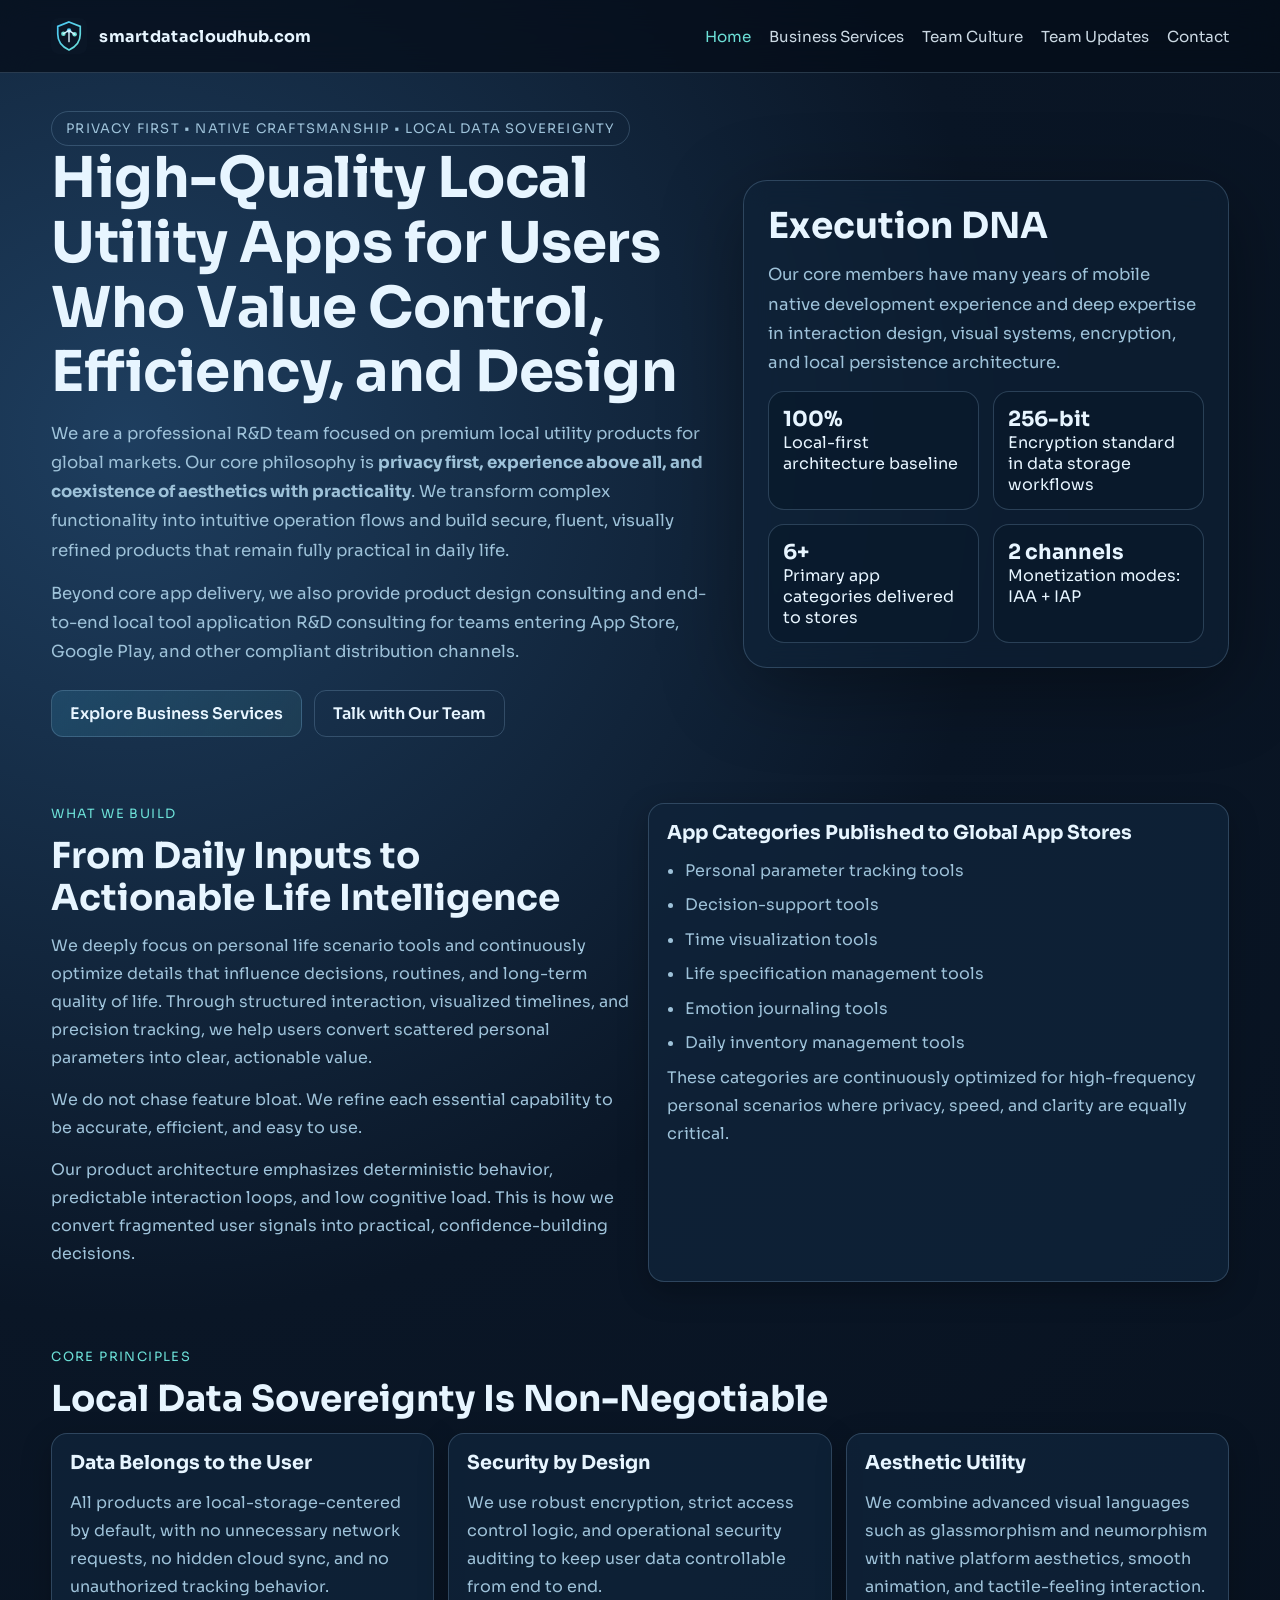
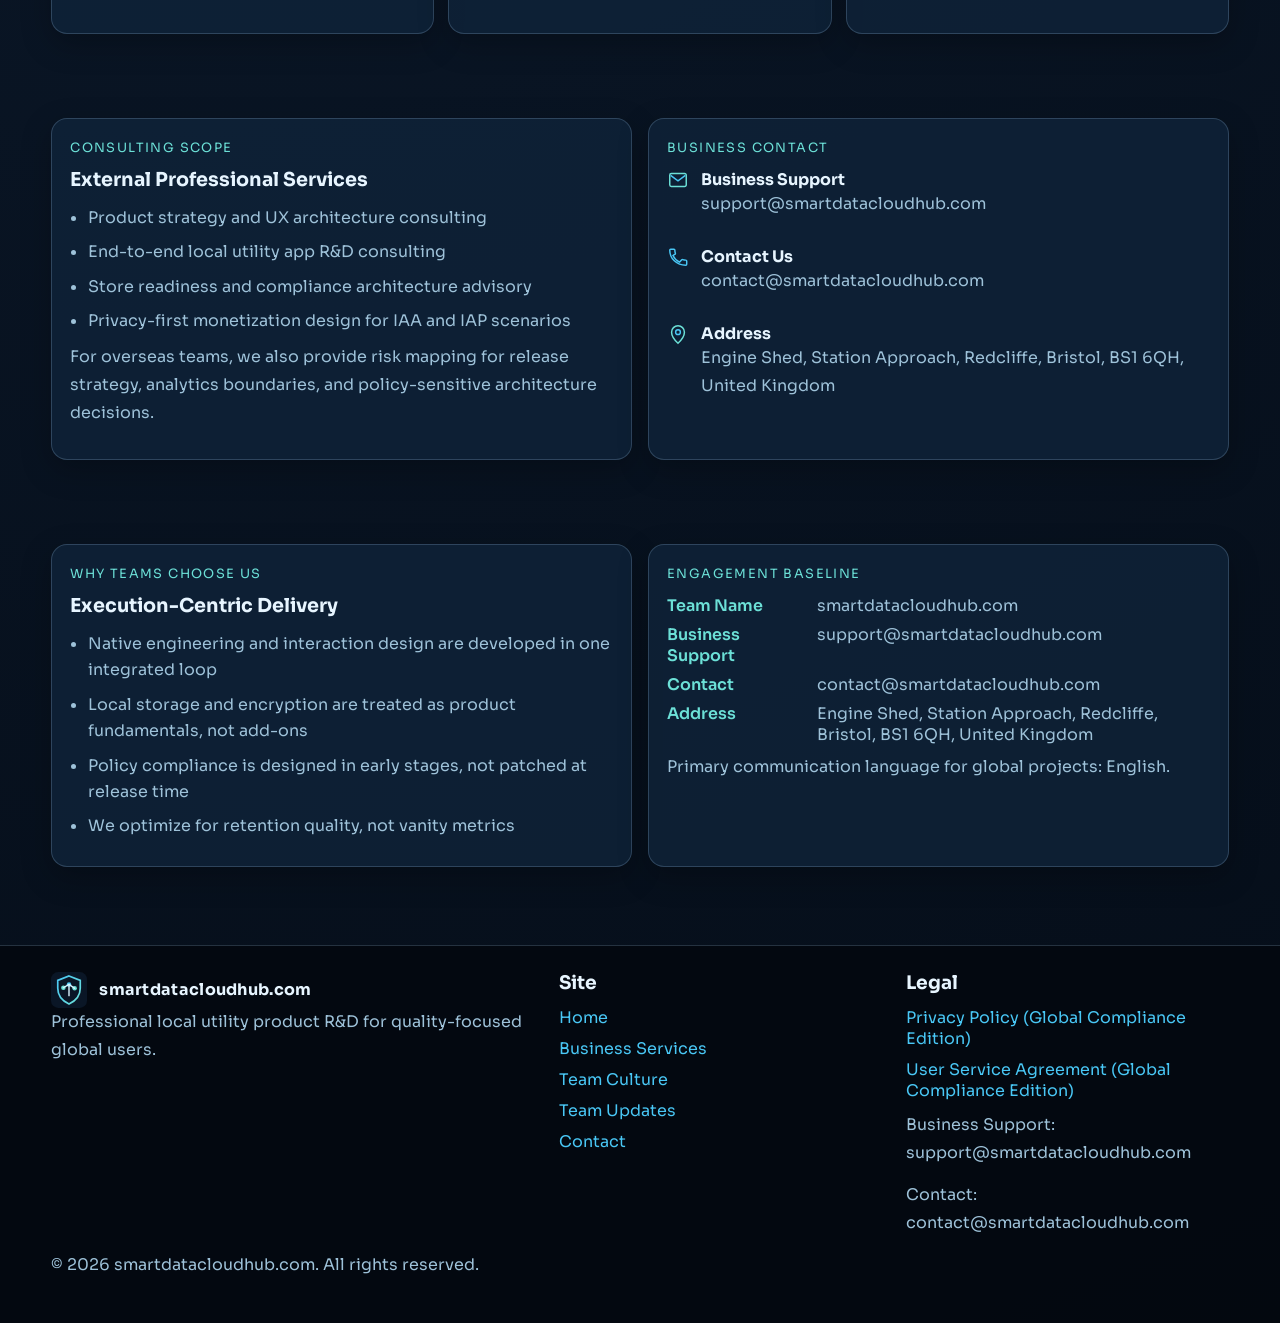
<file: index.html>
<!doctype html>
<html lang="en">
<head>
  <meta charset="utf-8">
  <meta http-equiv="x-ua-compatible" content="ie=edge">
  <meta name="viewport" content="width=device-width, initial-scale=1">
  <title>SmartDataCloudHub | Privacy-First Local Utility Product Team</title>
  <meta name="description" content="SmartDataCloudHub is a professional R&D team building high-quality privacy-first local utility apps for global users, plus product design and local-tool development consulting services.">
  <meta name="robots" content="index,follow,max-image-preview:large,max-snippet:-1,max-video-preview:-1">
  <meta name="theme-color" content="#0a1626">
  <meta property="og:type" content="website">
  <meta property="og:title" content="SmartDataCloudHub | Privacy-First Local Utility Product Team">
  <meta property="og:description" content="We build secure, elegant, high-performance local utility apps and provide full-cycle product consulting.">
  <meta property="og:url" content="https://smartdatacloudhub.com/">
  <meta property="og:image" content="https://smartdatacloudhub.com/images/hero-bg.png">
  <meta name="twitter:card" content="summary_large_image">
  <meta name="twitter:title" content="SmartDataCloudHub">
  <meta name="twitter:description" content="Privacy-first local utility apps for quality-focused users.">
  <meta name="twitter:image" content="https://smartdatacloudhub.com/images/hero-bg.png">
  <link rel="canonical" href="https://smartdatacloudhub.com/">
  <link rel="icon" type="image/svg+xml" href="images/favicon.svg">
  <link rel="stylesheet" href="css/style.css">
  <script type="application/ld+json">
  {
    "@context":"https://schema.org",
    "@type":"Organization",
    "name":"smartdatacloudhub.com",
    "url":"https://smartdatacloudhub.com",
    "logo":"https://smartdatacloudhub.com/images/logo.svg",
    "email":"support@smartdatacloudhub.com",
    "contactPoint":[
      {
        "@type":"ContactPoint",
        "contactType":"customer support",
        "email":"support@smartdatacloudhub.com",
        "availableLanguage":["English"]
      },
      {
        "@type":"ContactPoint",
        "contactType":"business",
        "email":"contact@smartdatacloudhub.com",
        "availableLanguage":["English"]
      }
    ],
    "address":{
      "@type":"PostalAddress",
      "addressLocality":"Bristol",
      "addressCountry":"GB",
      "streetAddress":"Engine Shed, Station Approach, Redcliffe"
    },
    "sameAs":["https://smartdatacloudhub.com"]
  }
  </script>
</head>
<body>
  <header class="site-header">
    <div class="container nav-wrap">
      <a class="brand" href="index.html" aria-label="SmartDataCloudHub homepage">
        <img src="images/logo.svg" alt="SmartDataCloudHub logo" width="36" height="36">
        <span>smartdatacloudhub.com</span>
      </a>
      <button class="menu-btn" aria-label="Open menu" aria-expanded="false">Menu</button>
      <nav class="nav-links" aria-label="Main navigation">
        <a class="active" href="index.html">Home</a>
        <a href="services.html">Business Services</a>
        <a href="culture.html">Team Culture</a>
        <a href="news.html">Team Updates</a>
        <a href="contact.html">Contact</a>
      </nav>
    </div>
  </header>

  <main>
    <section class="hero">
      <img class="hero-bg" src="images/hero-bg.png" alt="Cold-tone abstract data horizon background">
      <div class="floating-orb one" data-parallax="0.8" aria-hidden="true"></div>
      <div class="floating-orb two" data-parallax="1.15" aria-hidden="true"></div>
      <div class="container hero-inner">
        <div class="reveal">
          <span class="tag">Privacy First • Native Craftsmanship • Local Data Sovereignty</span>
          <h1>High-Quality Local Utility Apps for Users Who Value Control, Efficiency, and Design</h1>
          <p>
            We are a professional R&D team focused on premium local utility products for global markets. Our core philosophy is
            <strong>privacy first, experience above all, and coexistence of aesthetics with practicality</strong>. We transform complex functionality into
            intuitive operation flows and build secure, fluent, visually refined products that remain fully practical in daily life.
          </p>
          <p>
            Beyond core app delivery, we also provide product design consulting and end-to-end local tool application R&D consulting
            for teams entering App Store, Google Play, and other compliant distribution channels.
          </p>
          <div class="cta-row">
            <a class="btn" href="services.html">Explore Business Services</a>
            <a class="btn ghost" href="contact.html">Talk with Our Team</a>
          </div>
        </div>
        <aside class="glass-card reveal" aria-label="Team performance highlights">
          <h2>Execution DNA</h2>
          <p>Our core members have many years of mobile native development experience and deep expertise in interaction design, visual systems, encryption, and local persistence architecture.</p>
          <div class="metrics">
            <div class="metric">
              <strong data-count="100" data-suffix="%">0%</strong>
              <span>Local-first architecture baseline</span>
            </div>
            <div class="metric">
              <strong data-count="256" data-suffix="-bit">0-bit</strong>
              <span>Encryption standard in data storage workflows</span>
            </div>
            <div class="metric">
              <strong data-count="6" data-suffix="+">0+</strong>
              <span>Primary app categories delivered to stores</span>
            </div>
            <div class="metric">
              <strong data-count="2" data-suffix=" channels">0 channels</strong>
              <span>Monetization modes: IAA + IAP</span>
            </div>
          </div>
        </aside>
      </div>
    </section>

    <section class="full-panel reveal">
      <div class="container grid-2">
        <div>
          <p class="kicker">What We Build</p>
          <h2>From Daily Inputs to Actionable Life Intelligence</h2>
          <p>
            We deeply focus on personal life scenario tools and continuously optimize details that influence decisions, routines, and long-term quality of life. Through structured interaction, visualized timelines, and precision tracking, we help users convert scattered personal parameters into clear, actionable value.
          </p>
          <p>
            We do not chase feature bloat. We refine each essential capability to be accurate, efficient, and easy to use.
          </p>
          <p>
            Our product architecture emphasizes deterministic behavior, predictable interaction loops, and low cognitive load. This is how we convert fragmented user signals into practical, confidence-building decisions.
          </p>
        </div>
        <div class="card">
          <h3>App Categories Published to Global App Stores</h3>
          <ul class="feature-list">
            <li>Personal parameter tracking tools</li>
            <li>Decision-support tools</li>
            <li>Time visualization tools</li>
            <li>Life specification management tools</li>
            <li>Emotion journaling tools</li>
            <li>Daily inventory management tools</li>
          </ul>
          <p class="dense-row">These categories are continuously optimized for high-frequency personal scenarios where privacy, speed, and clarity are equally critical.</p>
        </div>
      </div>
    </section>

    <section class="section">
      <div class="container">
        <p class="kicker">Core Principles</p>
        <h2 class="reveal">Local Data Sovereignty Is Non-Negotiable</h2>
        <div class="grid-3">
          <article class="card reveal">
            <h3>Data Belongs to the User</h3>
            <p>All products are local-storage-centered by default, with no unnecessary network requests, no hidden cloud sync, and no unauthorized tracking behavior.</p>
          </article>
          <article class="card reveal">
            <h3>Security by Design</h3>
            <p>We use robust encryption, strict access control logic, and operational security auditing to keep user data controllable from end to end.</p>
          </article>
          <article class="card reveal">
            <h3>Aesthetic Utility</h3>
            <p>We combine advanced visual languages such as glassmorphism and neumorphism with native platform aesthetics, smooth animation, and tactile-feeling interaction.</p>
          </article>
        </div>
      </div>
    </section>

    <section class="section">
      <div class="container grid-2">
        <div class="card reveal">
          <p class="kicker">Consulting Scope</p>
          <h3>External Professional Services</h3>
          <ul class="feature-list">
            <li>Product strategy and UX architecture consulting</li>
            <li>End-to-end local utility app R&D consulting</li>
            <li>Store readiness and compliance architecture advisory</li>
            <li>Privacy-first monetization design for IAA and IAP scenarios</li>
          </ul>
          <p class="dense-row">For overseas teams, we also provide risk mapping for release strategy, analytics boundaries, and policy-sensitive architecture decisions.</p>
        </div>
        <div class="card reveal">
          <p class="kicker">Business Contact</p>
          <div class="contact-item">
            <svg viewBox="0 0 24 24" fill="none" aria-hidden="true"><path d="M3 6.75A1.75 1.75 0 0 1 4.75 5h14.5A1.75 1.75 0 0 1 21 6.75v10.5A1.75 1.75 0 0 1 19.25 19H4.75A1.75 1.75 0 0 1 3 17.25z" stroke="#6ce0d7" stroke-width="1.6"/><path d="m4 7 8 6 8-6" stroke="#49c7f5" stroke-width="1.6"/></svg>
            <div>
              <strong>Business Support</strong>
              <p>support@smartdatacloudhub.com</p>
            </div>
          </div>
          <div class="contact-item">
            <svg viewBox="0 0 24 24" fill="none" aria-hidden="true"><path d="M6.5 10.3a15 15 0 0 0 7.2 7.2l2.4-2.4a1 1 0 0 1 1-.24c1.1.36 2.27.56 3.4.56a1 1 0 0 1 1 1V20a1 1 0 0 1-1 1C10.4 21 3 13.6 3 4.5a1 1 0 0 1 1-1h3.58a1 1 0 0 1 1 1c0 1.13.2 2.3.56 3.4a1 1 0 0 1-.24 1z" stroke="#49c7f5" stroke-width="1.6"/></svg>
            <div>
              <strong>Contact Us</strong>
              <p>contact@smartdatacloudhub.com</p>
            </div>
          </div>
          <div class="contact-item">
            <svg viewBox="0 0 24 24" fill="none" aria-hidden="true"><path d="M12 22s7-6.4 7-12a7 7 0 0 0-14 0c0 5.6 7 12 7 12z" stroke="#6ce0d7" stroke-width="1.6"/><circle cx="12" cy="10" r="2.6" stroke="#49c7f5" stroke-width="1.6"/></svg>
            <div>
              <strong>Address</strong>
              <p>Engine Shed, Station Approach, Redcliffe, Bristol, BS1 6QH, United Kingdom</p>
            </div>
          </div>
        </div>
      </div>
    </section>

    <section class="section">
      <div class="container grid-2">
        <article class="card reveal">
          <p class="kicker">Why Teams Choose Us</p>
          <h3>Execution-Centric Delivery</h3>
          <ul class="feature-list">
            <li>Native engineering and interaction design are developed in one integrated loop</li>
            <li>Local storage and encryption are treated as product fundamentals, not add-ons</li>
            <li>Policy compliance is designed in early stages, not patched at release time</li>
            <li>We optimize for retention quality, not vanity metrics</li>
          </ul>
        </article>
        <article class="card reveal">
          <p class="kicker">Engagement Baseline</p>
          <dl class="kv">
            <div>
              <dt>Team Name</dt>
              <dd>smartdatacloudhub.com</dd>
            </div>
            <div>
              <dt>Business Support</dt>
              <dd>support@smartdatacloudhub.com</dd>
            </div>
            <div>
              <dt>Contact</dt>
              <dd>contact@smartdatacloudhub.com</dd>
            </div>
            <div>
              <dt>Address</dt>
              <dd>Engine Shed, Station Approach, Redcliffe, Bristol, BS1 6QH, United Kingdom</dd>
            </div>
          </dl>
          <p class="dense-row">Primary communication language for global projects: English.</p>
        </article>
      </div>
    </section>
  </main>

  <footer class="site-footer">
    <div class="container footer-grid">
      <section>
        <a class="brand" href="index.html"><img src="images/logo.svg" alt="SmartDataCloudHub logo" width="32" height="32"><span>smartdatacloudhub.com</span></a>
        <p>Professional local utility product R&D for quality-focused global users.</p>
      </section>
      <section>
        <h3>Site</h3>
        <ul class="footer-list">
          <li><a href="index.html">Home</a></li>
          <li><a href="services.html">Business Services</a></li>
          <li><a href="culture.html">Team Culture</a></li>
          <li><a href="news.html">Team Updates</a></li>
          <li><a href="contact.html">Contact</a></li>
        </ul>
      </section>
      <section>
        <h3>Legal</h3>
        <ul class="footer-list">
          <li><a href="privacy-policy.html">Privacy Policy (Global Compliance Edition)</a></li>
          <li><a href="terms-of-service.html">User Service Agreement (Global Compliance Edition)</a></li>
        </ul>
        <p>Business Support: support@smartdatacloudhub.com</p>
        <p>Contact: contact@smartdatacloudhub.com</p>
      </section>
    </div>
    <div class="container">
      <p>© <span data-year></span> smartdatacloudhub.com. All rights reserved.</p>
    </div>
  </footer>

  <script src="js/main.js" defer></script>
</body>
</html>
</file>
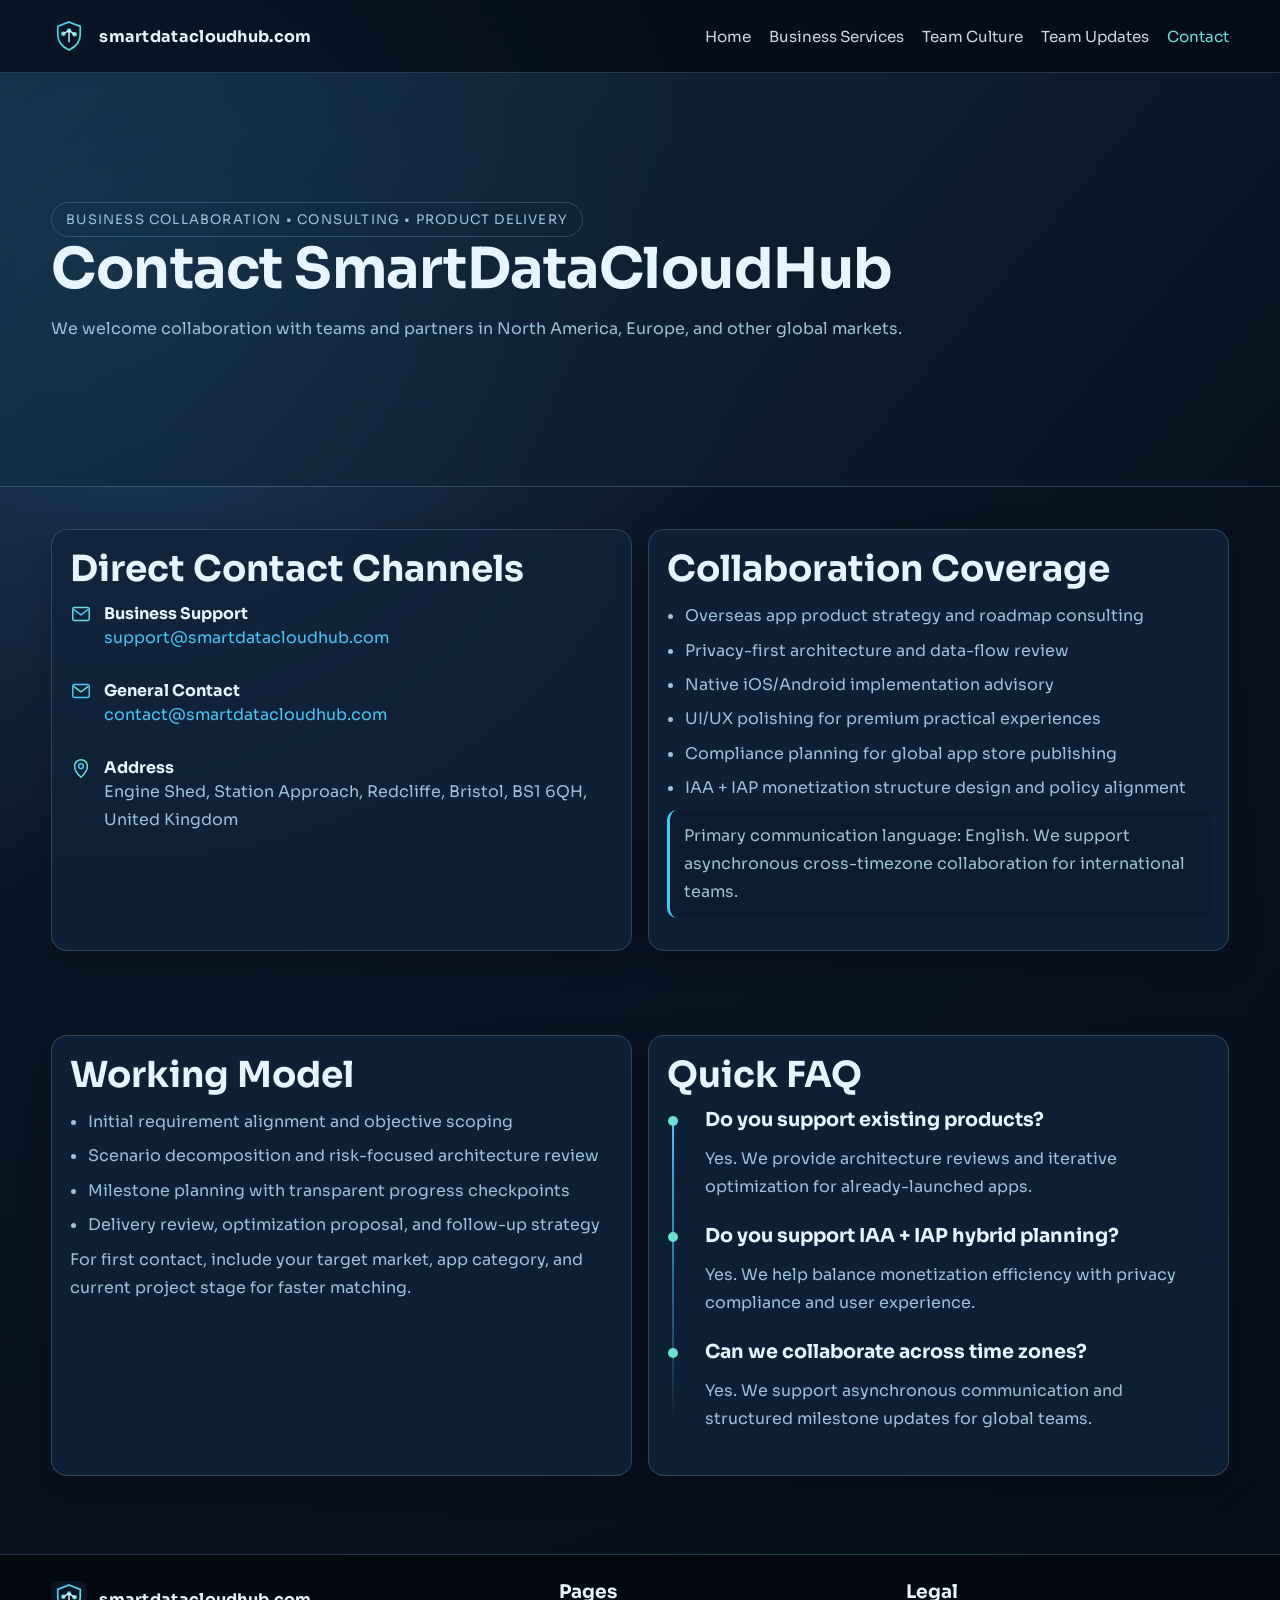
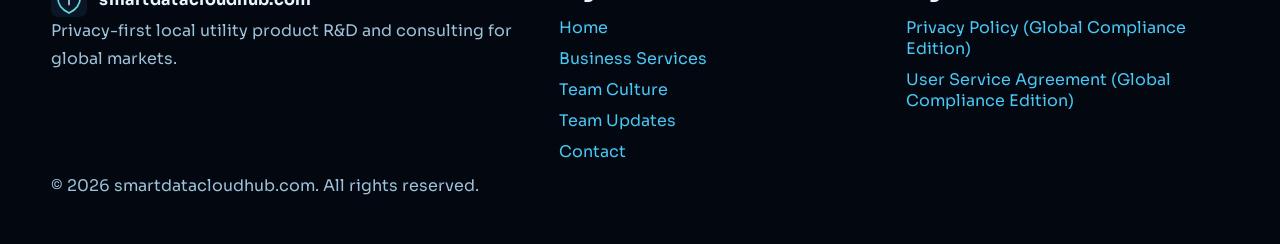
<file: contact.html>
<!doctype html>
<html lang="en">
<head>
  <meta charset="utf-8">
  <meta http-equiv="x-ua-compatible" content="ie=edge">
  <meta name="viewport" content="width=device-width, initial-scale=1">
  <title>Contact | smartdatacloudhub.com</title>
  <meta name="description" content="Contact SmartDataCloudHub for business support, partnership, product design consulting, and full-cycle local utility app R&D consulting.">
  <meta name="robots" content="index,follow,max-image-preview:large,max-snippet:-1,max-video-preview:-1">
  <link rel="canonical" href="https://smartdatacloudhub.com/contact.html">
  <meta property="og:type" content="website">
  <meta property="og:title" content="Contact | smartdatacloudhub.com">
  <meta property="og:description" content="Business support, collaboration, and compliance-ready app product consultation.">
  <meta property="og:url" content="https://smartdatacloudhub.com/contact.html">
  <meta property="og:image" content="https://smartdatacloudhub.com/images/contact-bg.png">
  <link rel="icon" type="image/svg+xml" href="images/favicon.svg">
  <link rel="stylesheet" href="css/style.css">
</head>
<body>
  <header class="site-header">
    <div class="container nav-wrap">
      <a class="brand" href="index.html"><img src="images/logo.svg" alt="SmartDataCloudHub logo" width="36" height="36"><span>smartdatacloudhub.com</span></a>
      <button class="menu-btn" aria-label="Open menu" aria-expanded="false">Menu</button>
      <nav class="nav-links" aria-label="Main navigation">
        <a href="index.html">Home</a>
        <a href="services.html">Business Services</a>
        <a href="culture.html">Team Culture</a>
        <a href="news.html">Team Updates</a>
        <a class="active" href="contact.html">Contact</a>
      </nav>
    </div>
  </header>

  <main>
    <section class="page-banner">
      <img class="hero-bg" src="images/contact-bg.png" alt="Contact page background">
      <div class="container reveal">
        <span class="tag">Business Collaboration • Consulting • Product Delivery</span>
        <h1>Contact SmartDataCloudHub</h1>
        <p>We welcome collaboration with teams and partners in North America, Europe, and other global markets.</p>
      </div>
    </section>

    <section class="section">
      <div class="container grid-2">
        <article class="card reveal">
          <h2>Direct Contact Channels</h2>
          <div class="contact-item">
            <svg viewBox="0 0 24 24" fill="none" aria-hidden="true"><path d="M3 6.75A1.75 1.75 0 0 1 4.75 5h14.5A1.75 1.75 0 0 1 21 6.75v10.5A1.75 1.75 0 0 1 19.25 19H4.75A1.75 1.75 0 0 1 3 17.25z" stroke="#6ce0d7" stroke-width="1.6"/><path d="m4 7 8 6 8-6" stroke="#49c7f5" stroke-width="1.6"/></svg>
            <div>
              <strong>Business Support</strong>
              <p><a href="mailto:support@smartdatacloudhub.com">support@smartdatacloudhub.com</a></p>
            </div>
          </div>
          <div class="contact-item">
            <svg viewBox="0 0 24 24" fill="none" aria-hidden="true"><path d="M3 6.75A1.75 1.75 0 0 1 4.75 5h14.5A1.75 1.75 0 0 1 21 6.75v10.5A1.75 1.75 0 0 1 19.25 19H4.75A1.75 1.75 0 0 1 3 17.25z" stroke="#49c7f5" stroke-width="1.6"/><path d="m4 7 8 6 8-6" stroke="#6ce0d7" stroke-width="1.6"/></svg>
            <div>
              <strong>General Contact</strong>
              <p><a href="mailto:contact@smartdatacloudhub.com">contact@smartdatacloudhub.com</a></p>
            </div>
          </div>
          <div class="contact-item">
            <svg viewBox="0 0 24 24" fill="none" aria-hidden="true"><path d="M12 22s7-6.4 7-12a7 7 0 0 0-14 0c0 5.6 7 12 7 12z" stroke="#6ce0d7" stroke-width="1.6"/><circle cx="12" cy="10" r="2.6" stroke="#49c7f5" stroke-width="1.6"/></svg>
            <div>
              <strong>Address</strong>
              <p>Engine Shed, Station Approach, Redcliffe, Bristol, BS1 6QH, United Kingdom</p>
            </div>
          </div>
        </article>

        <article class="card reveal">
          <h2>Collaboration Coverage</h2>
          <ul class="feature-list">
            <li>Overseas app product strategy and roadmap consulting</li>
            <li>Privacy-first architecture and data-flow review</li>
            <li>Native iOS/Android implementation advisory</li>
            <li>UI/UX polishing for premium practical experiences</li>
            <li>Compliance planning for global app store publishing</li>
            <li>IAA + IAP monetization structure design and policy alignment</li>
          </ul>
          <p class="note">Primary communication language: English. We support asynchronous cross-timezone collaboration for international teams.</p>
        </article>
      </div>
    </section>

    <section class="section">
      <div class="container grid-2">
        <article class="card reveal">
          <h2>Working Model</h2>
          <ul class="feature-list">
            <li>Initial requirement alignment and objective scoping</li>
            <li>Scenario decomposition and risk-focused architecture review</li>
            <li>Milestone planning with transparent progress checkpoints</li>
            <li>Delivery review, optimization proposal, and follow-up strategy</li>
          </ul>
          <p class="dense-row">For first contact, include your target market, app category, and current project stage for faster matching.</p>
        </article>
        <article class="card reveal">
          <h2>Quick FAQ</h2>
          <div class="timeline">
            <div class="timeline-item">
              <h3>Do you support existing products?</h3>
              <p>Yes. We provide architecture reviews and iterative optimization for already-launched apps.</p>
            </div>
            <div class="timeline-item">
              <h3>Do you support IAA + IAP hybrid planning?</h3>
              <p>Yes. We help balance monetization efficiency with privacy compliance and user experience.</p>
            </div>
            <div class="timeline-item">
              <h3>Can we collaborate across time zones?</h3>
              <p>Yes. We support asynchronous communication and structured milestone updates for global teams.</p>
            </div>
          </div>
        </article>
      </div>
    </section>
  </main>

  <footer class="site-footer">
    <div class="container footer-grid">
      <section>
        <a class="brand" href="index.html"><img src="images/logo.svg" alt="SmartDataCloudHub logo" width="32" height="32"><span>smartdatacloudhub.com</span></a>
        <p>Privacy-first local utility product R&D and consulting for global markets.</p>
      </section>
      <section>
        <h3>Pages</h3>
        <ul class="footer-list">
          <li><a href="index.html">Home</a></li>
          <li><a href="services.html">Business Services</a></li>
          <li><a href="culture.html">Team Culture</a></li>
          <li><a href="news.html">Team Updates</a></li>
          <li><a href="contact.html">Contact</a></li>
        </ul>
      </section>
      <section>
        <h3>Legal</h3>
        <ul class="footer-list">
          <li><a href="privacy-policy.html">Privacy Policy (Global Compliance Edition)</a></li>
          <li><a href="terms-of-service.html">User Service Agreement (Global Compliance Edition)</a></li>
        </ul>
      </section>
    </div>
    <div class="container"><p>© <span data-year></span> smartdatacloudhub.com. All rights reserved.</p></div>
  </footer>
  <script src="js/main.js" defer></script>
</body>
</html>
</file>
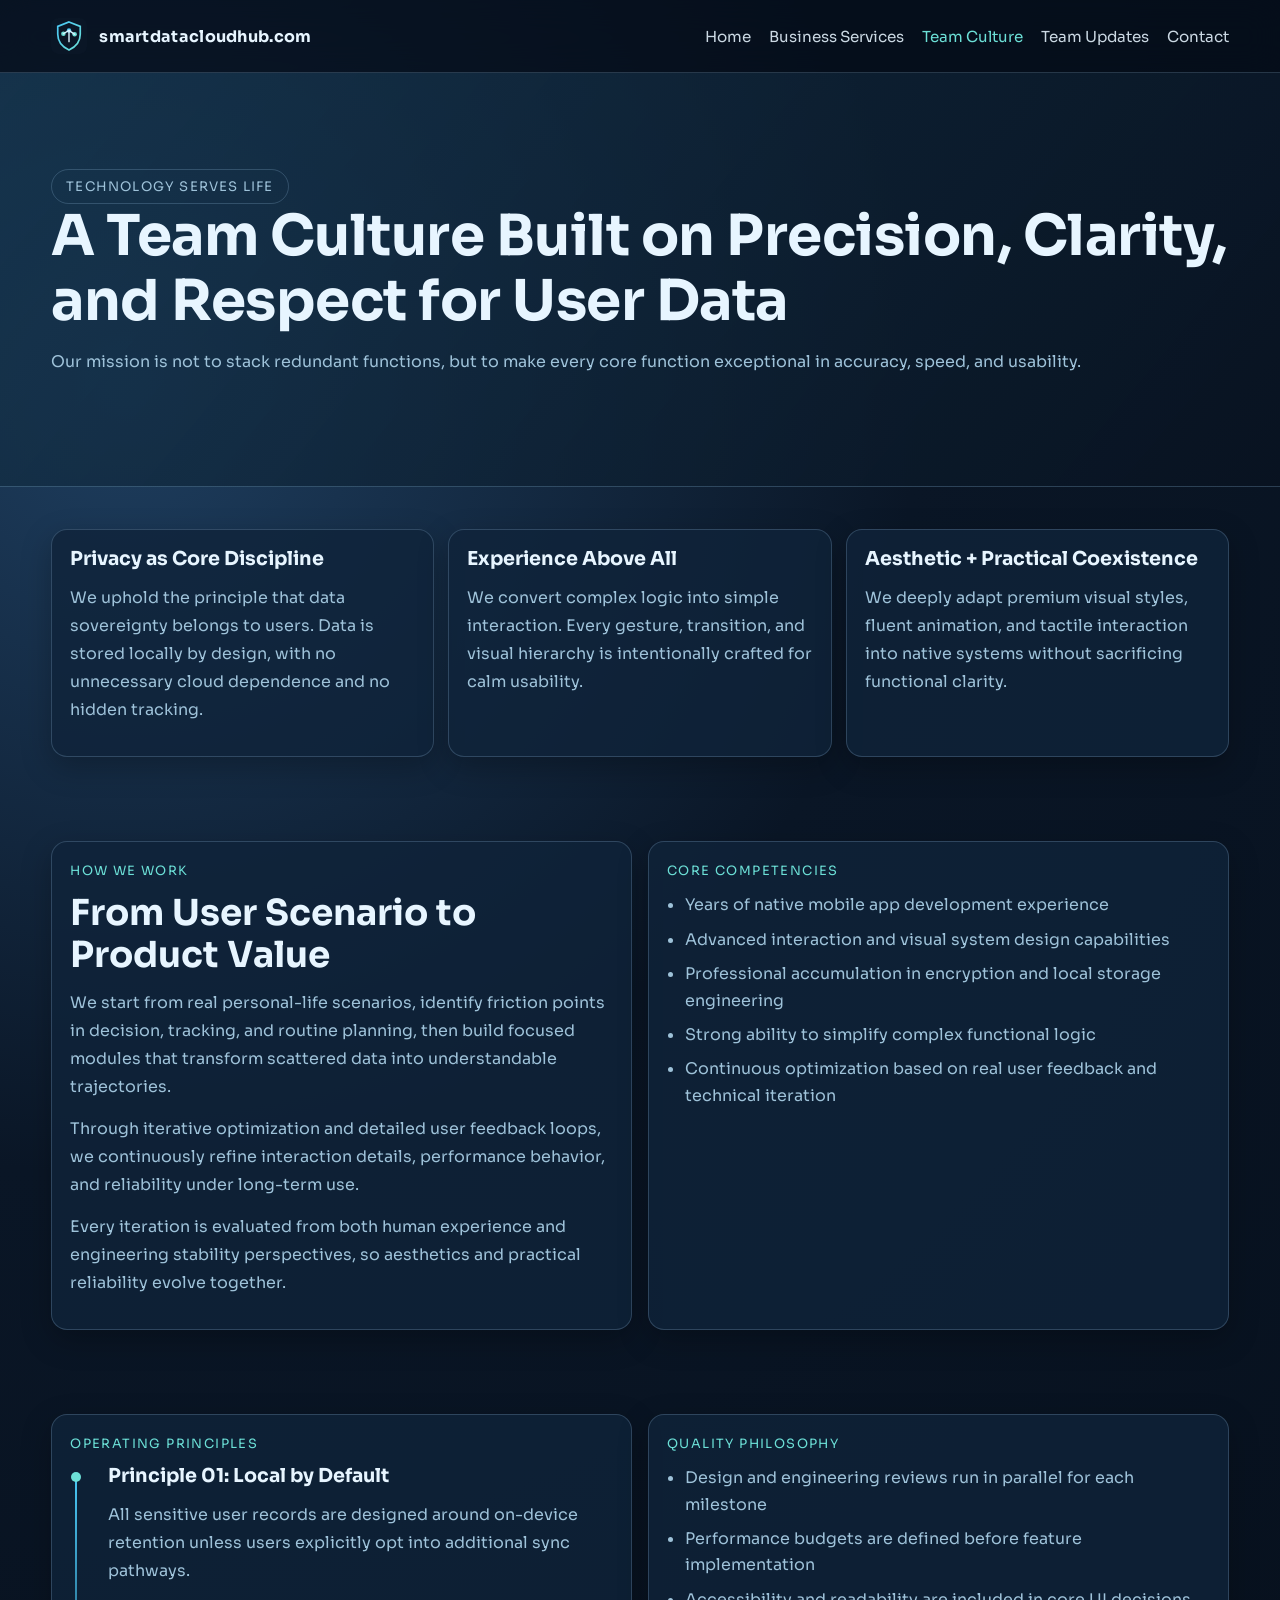
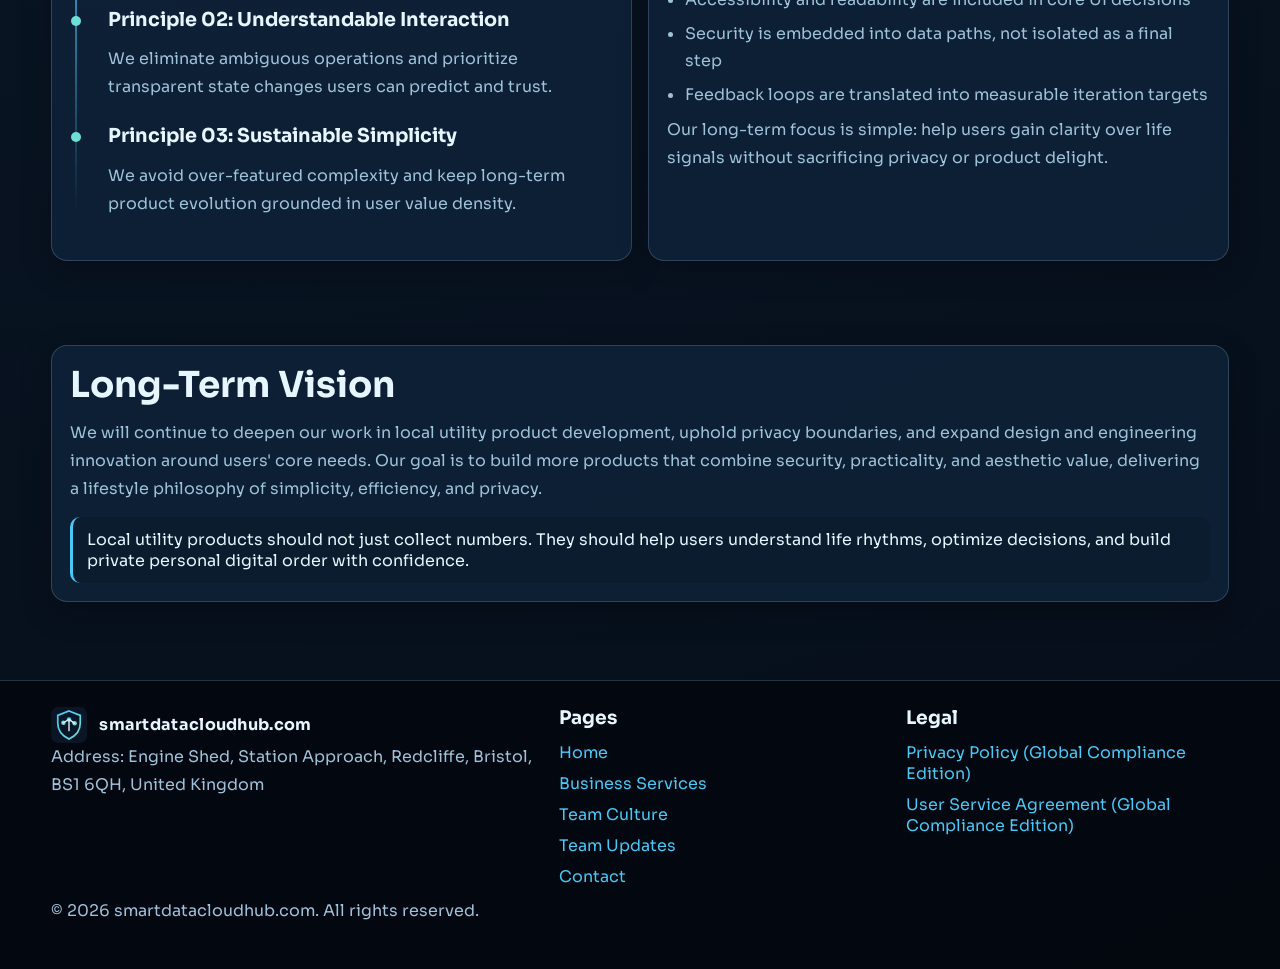
<file: culture.html>
<!doctype html>
<html lang="en">
<head>
  <meta charset="utf-8">
  <meta http-equiv="x-ua-compatible" content="ie=edge">
  <meta name="viewport" content="width=device-width, initial-scale=1">
  <title>Team Culture | smartdatacloudhub.com</title>
  <meta name="description" content="Discover the team culture of SmartDataCloudHub: privacy-first engineering, user-centric design, and extreme quality execution in local utility product development.">
  <meta name="robots" content="index,follow,max-image-preview:large,max-snippet:-1,max-video-preview:-1">
  <link rel="canonical" href="https://smartdatacloudhub.com/culture.html">
  <meta property="og:type" content="website">
  <meta property="og:title" content="Team Culture | smartdatacloudhub.com">
  <meta property="og:description" content="Technology serves life. We build secure, elegant, and practical tools for personal digital order.">
  <meta property="og:url" content="https://smartdatacloudhub.com/culture.html">
  <meta property="og:image" content="https://smartdatacloudhub.com/images/culture-bg.png">
  <link rel="icon" type="image/svg+xml" href="images/favicon.svg">
  <link rel="stylesheet" href="css/style.css">
</head>
<body>
  <header class="site-header">
    <div class="container nav-wrap">
      <a class="brand" href="index.html"><img src="images/logo.svg" alt="SmartDataCloudHub logo" width="36" height="36"><span>smartdatacloudhub.com</span></a>
      <button class="menu-btn" aria-label="Open menu" aria-expanded="false">Menu</button>
      <nav class="nav-links" aria-label="Main navigation">
        <a href="index.html">Home</a>
        <a href="services.html">Business Services</a>
        <a class="active" href="culture.html">Team Culture</a>
        <a href="news.html">Team Updates</a>
        <a href="contact.html">Contact</a>
      </nav>
    </div>
  </header>

  <main>
    <section class="page-banner">
      <img class="hero-bg" src="images/culture-bg.png" alt="Culture page background">
      <div class="container reveal">
        <span class="tag">Technology Serves Life</span>
        <h1>A Team Culture Built on Precision, Clarity, and Respect for User Data</h1>
        <p>Our mission is not to stack redundant functions, but to make every core function exceptional in accuracy, speed, and usability.</p>
      </div>
    </section>

    <section class="section">
      <div class="container grid-3">
        <article class="card reveal">
          <h3>Privacy as Core Discipline</h3>
          <p>We uphold the principle that data sovereignty belongs to users. Data is stored locally by design, with no unnecessary cloud dependence and no hidden tracking.</p>
        </article>
        <article class="card reveal">
          <h3>Experience Above All</h3>
          <p>We convert complex logic into simple interaction. Every gesture, transition, and visual hierarchy is intentionally crafted for calm usability.</p>
        </article>
        <article class="card reveal">
          <h3>Aesthetic + Practical Coexistence</h3>
          <p>We deeply adapt premium visual styles, fluent animation, and tactile interaction into native systems without sacrificing functional clarity.</p>
        </article>
      </div>
    </section>

    <section class="section">
      <div class="container grid-2">
        <article class="card reveal">
          <p class="kicker">How We Work</p>
          <h2>From User Scenario to Product Value</h2>
          <p>
            We start from real personal-life scenarios, identify friction points in decision, tracking, and routine planning, then build focused modules that transform scattered data into understandable trajectories.
          </p>
          <p>
            Through iterative optimization and detailed user feedback loops, we continuously refine interaction details, performance behavior, and reliability under long-term use.
          </p>
          <p>
            Every iteration is evaluated from both human experience and engineering stability perspectives, so aesthetics and practical reliability evolve together.
          </p>
        </article>
        <article class="card reveal">
          <p class="kicker">Core Competencies</p>
          <ul class="feature-list">
            <li>Years of native mobile app development experience</li>
            <li>Advanced interaction and visual system design capabilities</li>
            <li>Professional accumulation in encryption and local storage engineering</li>
            <li>Strong ability to simplify complex functional logic</li>
            <li>Continuous optimization based on real user feedback and technical iteration</li>
          </ul>
        </article>
      </div>
    </section>

    <section class="section">
      <div class="container grid-2">
        <article class="card reveal">
          <p class="kicker">Operating Principles</p>
          <div class="timeline">
            <div class="timeline-item">
              <h3>Principle 01: Local by Default</h3>
              <p>All sensitive user records are designed around on-device retention unless users explicitly opt into additional sync pathways.</p>
            </div>
            <div class="timeline-item">
              <h3>Principle 02: Understandable Interaction</h3>
              <p>We eliminate ambiguous operations and prioritize transparent state changes users can predict and trust.</p>
            </div>
            <div class="timeline-item">
              <h3>Principle 03: Sustainable Simplicity</h3>
              <p>We avoid over-featured complexity and keep long-term product evolution grounded in user value density.</p>
            </div>
          </div>
        </article>
        <article class="card reveal">
          <p class="kicker">Quality Philosophy</p>
          <ul class="feature-list">
            <li>Design and engineering reviews run in parallel for each milestone</li>
            <li>Performance budgets are defined before feature implementation</li>
            <li>Accessibility and readability are included in core UI decisions</li>
            <li>Security is embedded into data paths, not isolated as a final step</li>
            <li>Feedback loops are translated into measurable iteration targets</li>
          </ul>
          <p class="dense-row">Our long-term focus is simple: help users gain clarity over life signals without sacrificing privacy or product delight.</p>
        </article>
      </div>
    </section>

    <section class="section">
      <div class="container card reveal">
        <h2>Long-Term Vision</h2>
        <p>
          We will continue to deepen our work in local utility product development, uphold privacy boundaries, and expand design and engineering innovation around users' core needs. Our goal is to build more products that combine security, practicality, and aesthetic value, delivering a lifestyle philosophy of simplicity, efficiency, and privacy.
        </p>
        <div class="note">
          Local utility products should not just collect numbers. They should help users understand life rhythms, optimize decisions, and build private personal digital order with confidence.
        </div>
      </div>
    </section>
  </main>

  <footer class="site-footer">
    <div class="container footer-grid">
      <section>
        <a class="brand" href="index.html"><img src="images/logo.svg" alt="SmartDataCloudHub logo" width="32" height="32"><span>smartdatacloudhub.com</span></a>
        <p>Address: Engine Shed, Station Approach, Redcliffe, Bristol, BS1 6QH, United Kingdom</p>
      </section>
      <section>
        <h3>Pages</h3>
        <ul class="footer-list">
          <li><a href="index.html">Home</a></li>
          <li><a href="services.html">Business Services</a></li>
          <li><a href="culture.html">Team Culture</a></li>
          <li><a href="news.html">Team Updates</a></li>
          <li><a href="contact.html">Contact</a></li>
        </ul>
      </section>
      <section>
        <h3>Legal</h3>
        <ul class="footer-list">
          <li><a href="privacy-policy.html">Privacy Policy (Global Compliance Edition)</a></li>
          <li><a href="terms-of-service.html">User Service Agreement (Global Compliance Edition)</a></li>
        </ul>
      </section>
    </div>
    <div class="container"><p>© <span data-year></span> smartdatacloudhub.com. All rights reserved.</p></div>
  </footer>
  <script src="js/main.js" defer></script>
</body>
</html>
</file>
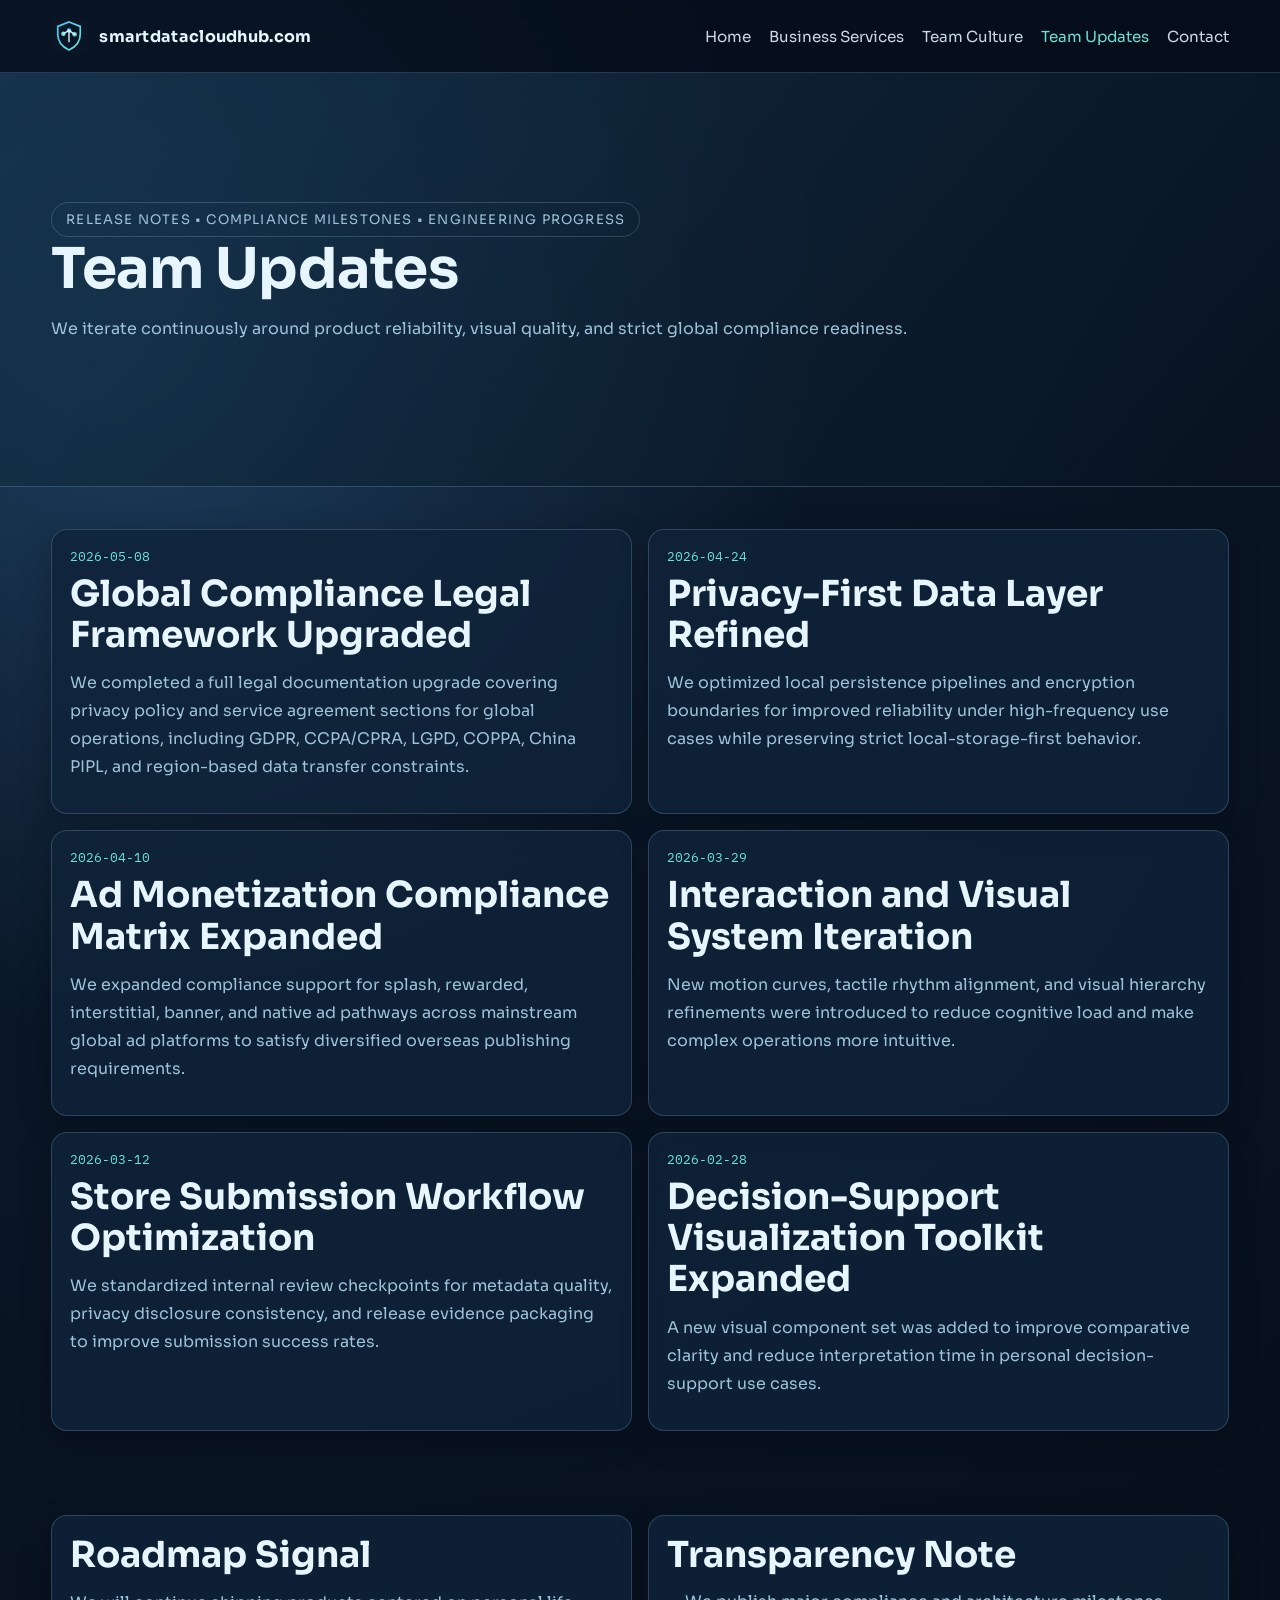
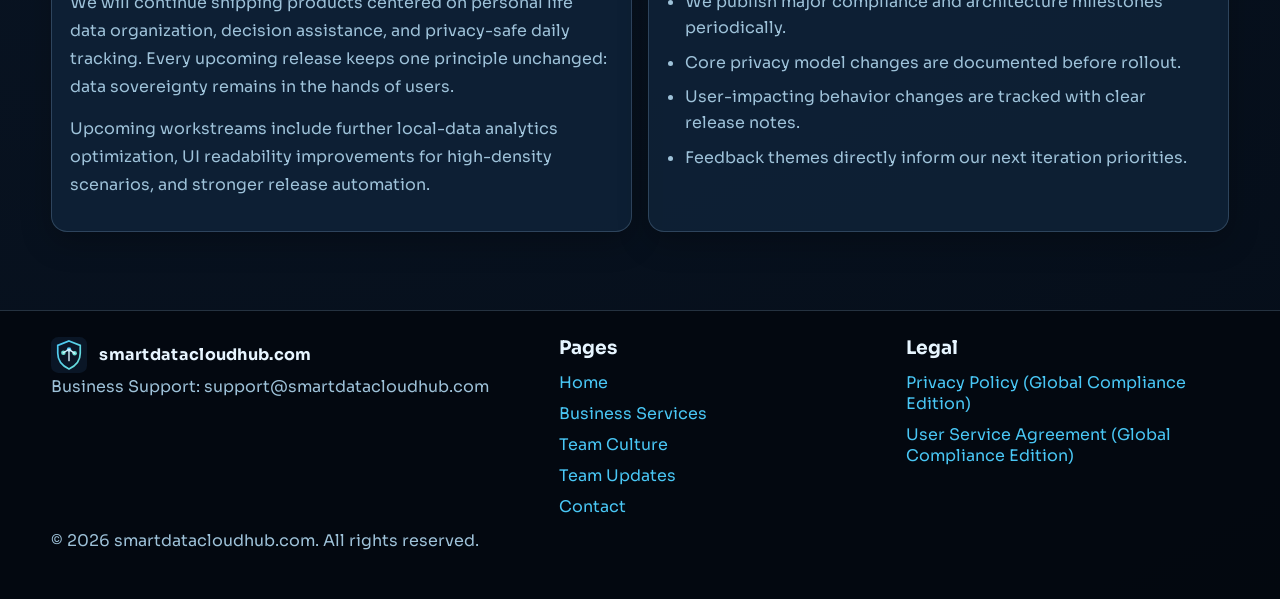
<file: news.html>
<!doctype html>
<html lang="en">
<head>
  <meta charset="utf-8">
  <meta http-equiv="x-ua-compatible" content="ie=edge">
  <meta name="viewport" content="width=device-width, initial-scale=1">
  <title>Team Updates | smartdatacloudhub.com</title>
  <meta name="description" content="Latest team updates from SmartDataCloudHub: product milestones, compliance upgrades, privacy architecture improvements, and roadmap highlights.">
  <meta name="robots" content="index,follow,max-image-preview:large,max-snippet:-1,max-video-preview:-1">
  <link rel="canonical" href="https://smartdatacloudhub.com/news.html">
  <meta property="og:type" content="website">
  <meta property="og:title" content="Team Updates | smartdatacloudhub.com">
  <meta property="og:description" content="Track our release dynamics, compliance iteration, and design engineering evolution.">
  <meta property="og:url" content="https://smartdatacloudhub.com/news.html">
  <meta property="og:image" content="https://smartdatacloudhub.com/images/news-bg.png">
  <link rel="icon" type="image/svg+xml" href="images/favicon.svg">
  <link rel="stylesheet" href="css/style.css">
</head>
<body>
  <header class="site-header">
    <div class="container nav-wrap">
      <a class="brand" href="index.html"><img src="images/logo.svg" alt="SmartDataCloudHub logo" width="36" height="36"><span>smartdatacloudhub.com</span></a>
      <button class="menu-btn" aria-label="Open menu" aria-expanded="false">Menu</button>
      <nav class="nav-links" aria-label="Main navigation">
        <a href="index.html">Home</a>
        <a href="services.html">Business Services</a>
        <a href="culture.html">Team Culture</a>
        <a class="active" href="news.html">Team Updates</a>
        <a href="contact.html">Contact</a>
      </nav>
    </div>
  </header>

  <main>
    <section class="page-banner">
      <img class="hero-bg" src="images/news-bg.png" alt="News background">
      <div class="container reveal">
        <span class="tag">Release Notes • Compliance Milestones • Engineering Progress</span>
        <h1>Team Updates</h1>
        <p>We iterate continuously around product reliability, visual quality, and strict global compliance readiness.</p>
      </div>
    </section>

    <section class="section">
      <div class="container grid-2">
        <article class="card news-card reveal">
          <time datetime="2026-05-08">2026-05-08</time>
          <h2>Global Compliance Legal Framework Upgraded</h2>
          <p>
            We completed a full legal documentation upgrade covering privacy policy and service agreement sections for global operations, including GDPR, CCPA/CPRA, LGPD, COPPA, China PIPL, and region-based data transfer constraints.
          </p>
        </article>
        <article class="card news-card reveal">
          <time datetime="2026-04-24">2026-04-24</time>
          <h2>Privacy-First Data Layer Refined</h2>
          <p>
            We optimized local persistence pipelines and encryption boundaries for improved reliability under high-frequency use cases while preserving strict local-storage-first behavior.
          </p>
        </article>
        <article class="card news-card reveal">
          <time datetime="2026-04-10">2026-04-10</time>
          <h2>Ad Monetization Compliance Matrix Expanded</h2>
          <p>
            We expanded compliance support for splash, rewarded, interstitial, banner, and native ad pathways across mainstream global ad platforms to satisfy diversified overseas publishing requirements.
          </p>
        </article>
        <article class="card news-card reveal">
          <time datetime="2026-03-29">2026-03-29</time>
          <h2>Interaction and Visual System Iteration</h2>
          <p>
            New motion curves, tactile rhythm alignment, and visual hierarchy refinements were introduced to reduce cognitive load and make complex operations more intuitive.
          </p>
        </article>
        <article class="card news-card reveal">
          <time datetime="2026-03-12">2026-03-12</time>
          <h2>Store Submission Workflow Optimization</h2>
          <p>
            We standardized internal review checkpoints for metadata quality, privacy disclosure consistency, and release evidence packaging to improve submission success rates.
          </p>
        </article>
        <article class="card news-card reveal">
          <time datetime="2026-02-28">2026-02-28</time>
          <h2>Decision-Support Visualization Toolkit Expanded</h2>
          <p>
            A new visual component set was added to improve comparative clarity and reduce interpretation time in personal decision-support use cases.
          </p>
        </article>
      </div>
    </section>

    <section class="section">
      <div class="container grid-2">
        <article class="card reveal">
          <h2>Roadmap Signal</h2>
          <p>
            We will continue shipping products centered on personal life data organization, decision assistance, and privacy-safe daily tracking. Every upcoming release keeps one principle unchanged: data sovereignty remains in the hands of users.
          </p>
          <p>
            Upcoming workstreams include further local-data analytics optimization, UI readability improvements for high-density scenarios, and stronger release automation.
          </p>
        </article>
        <article class="card reveal">
          <h2>Transparency Note</h2>
          <ul class="feature-list">
            <li>We publish major compliance and architecture milestones periodically.</li>
            <li>Core privacy model changes are documented before rollout.</li>
            <li>User-impacting behavior changes are tracked with clear release notes.</li>
            <li>Feedback themes directly inform our next iteration priorities.</li>
          </ul>
        </article>
      </div>
    </section>
  </main>

  <footer class="site-footer">
    <div class="container footer-grid">
      <section>
        <a class="brand" href="index.html"><img src="images/logo.svg" alt="SmartDataCloudHub logo" width="32" height="32"><span>smartdatacloudhub.com</span></a>
        <p>Business Support: support@smartdatacloudhub.com</p>
      </section>
      <section>
        <h3>Pages</h3>
        <ul class="footer-list">
          <li><a href="index.html">Home</a></li>
          <li><a href="services.html">Business Services</a></li>
          <li><a href="culture.html">Team Culture</a></li>
          <li><a href="news.html">Team Updates</a></li>
          <li><a href="contact.html">Contact</a></li>
        </ul>
      </section>
      <section>
        <h3>Legal</h3>
        <ul class="footer-list">
          <li><a href="privacy-policy.html">Privacy Policy (Global Compliance Edition)</a></li>
          <li><a href="terms-of-service.html">User Service Agreement (Global Compliance Edition)</a></li>
        </ul>
      </section>
    </div>
    <div class="container"><p>© <span data-year></span> smartdatacloudhub.com. All rights reserved.</p></div>
  </footer>
  <script src="js/main.js" defer></script>
</body>
</html>
</file>
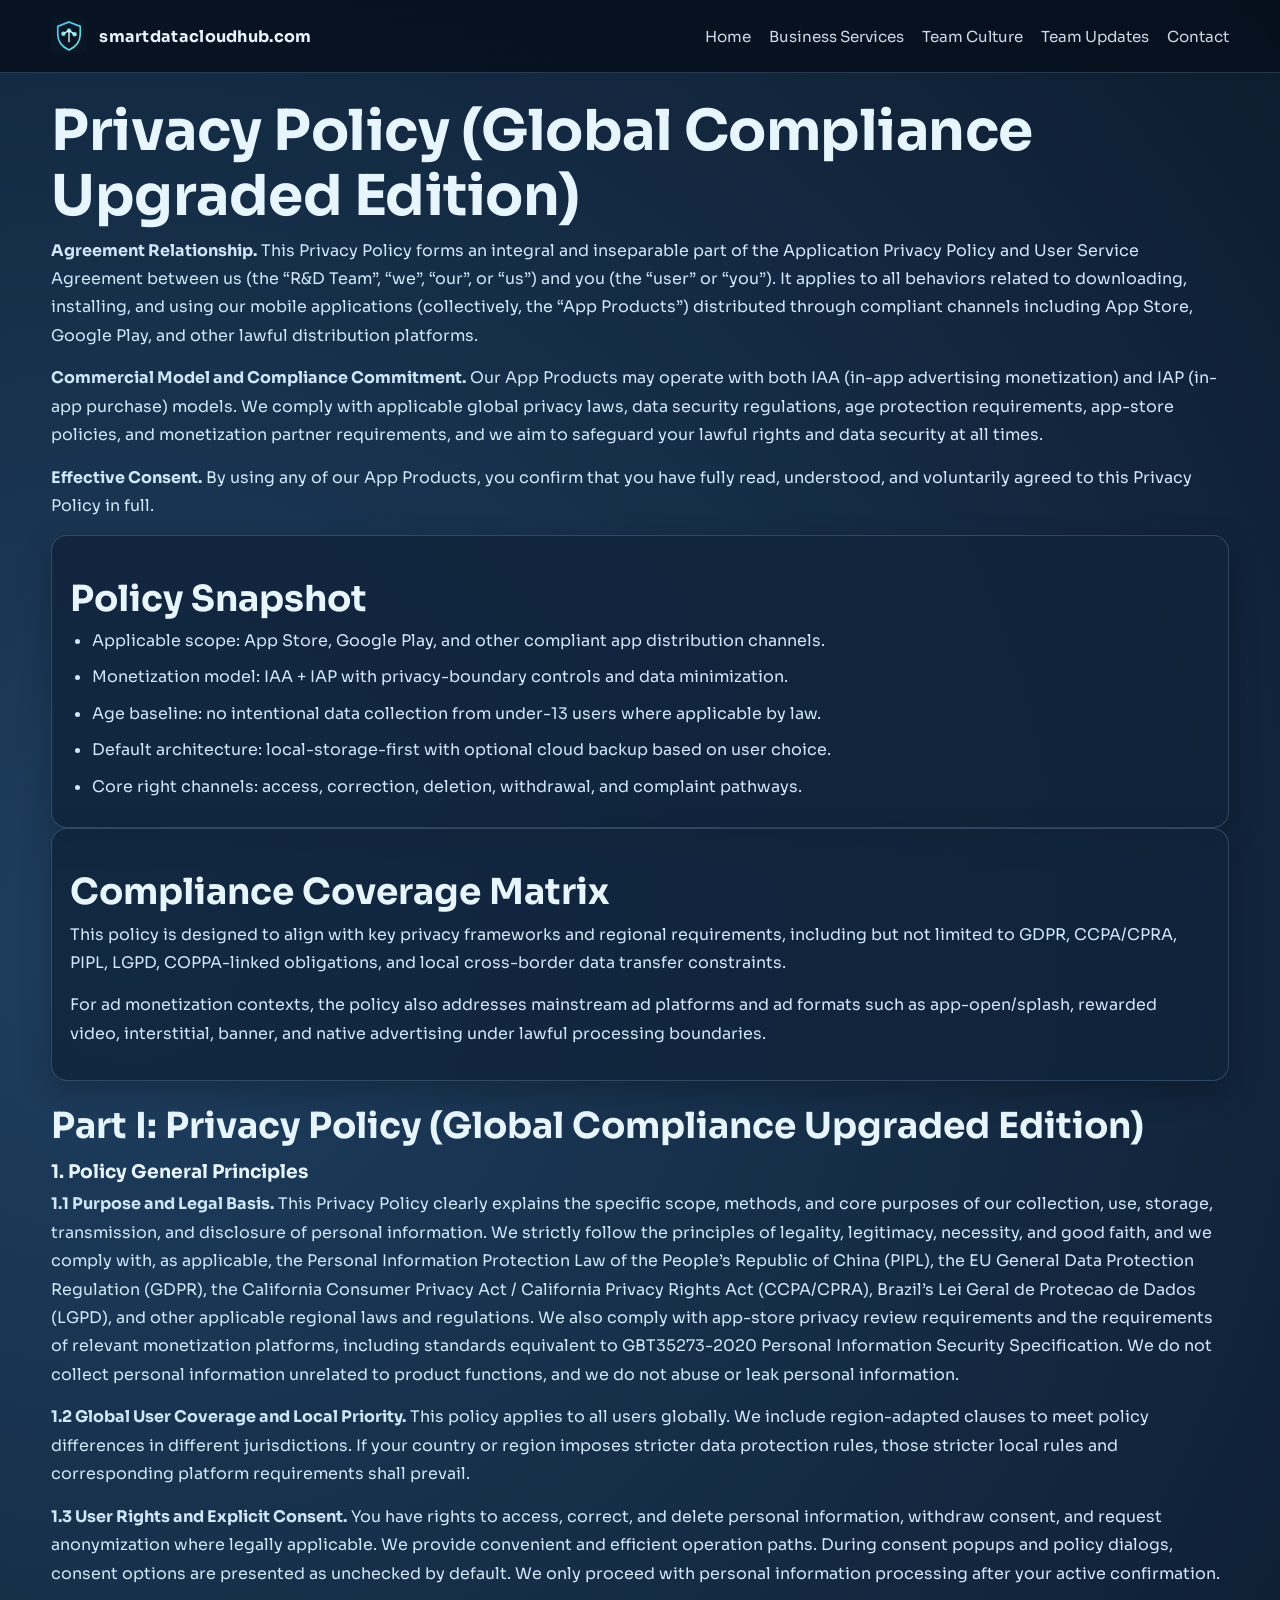
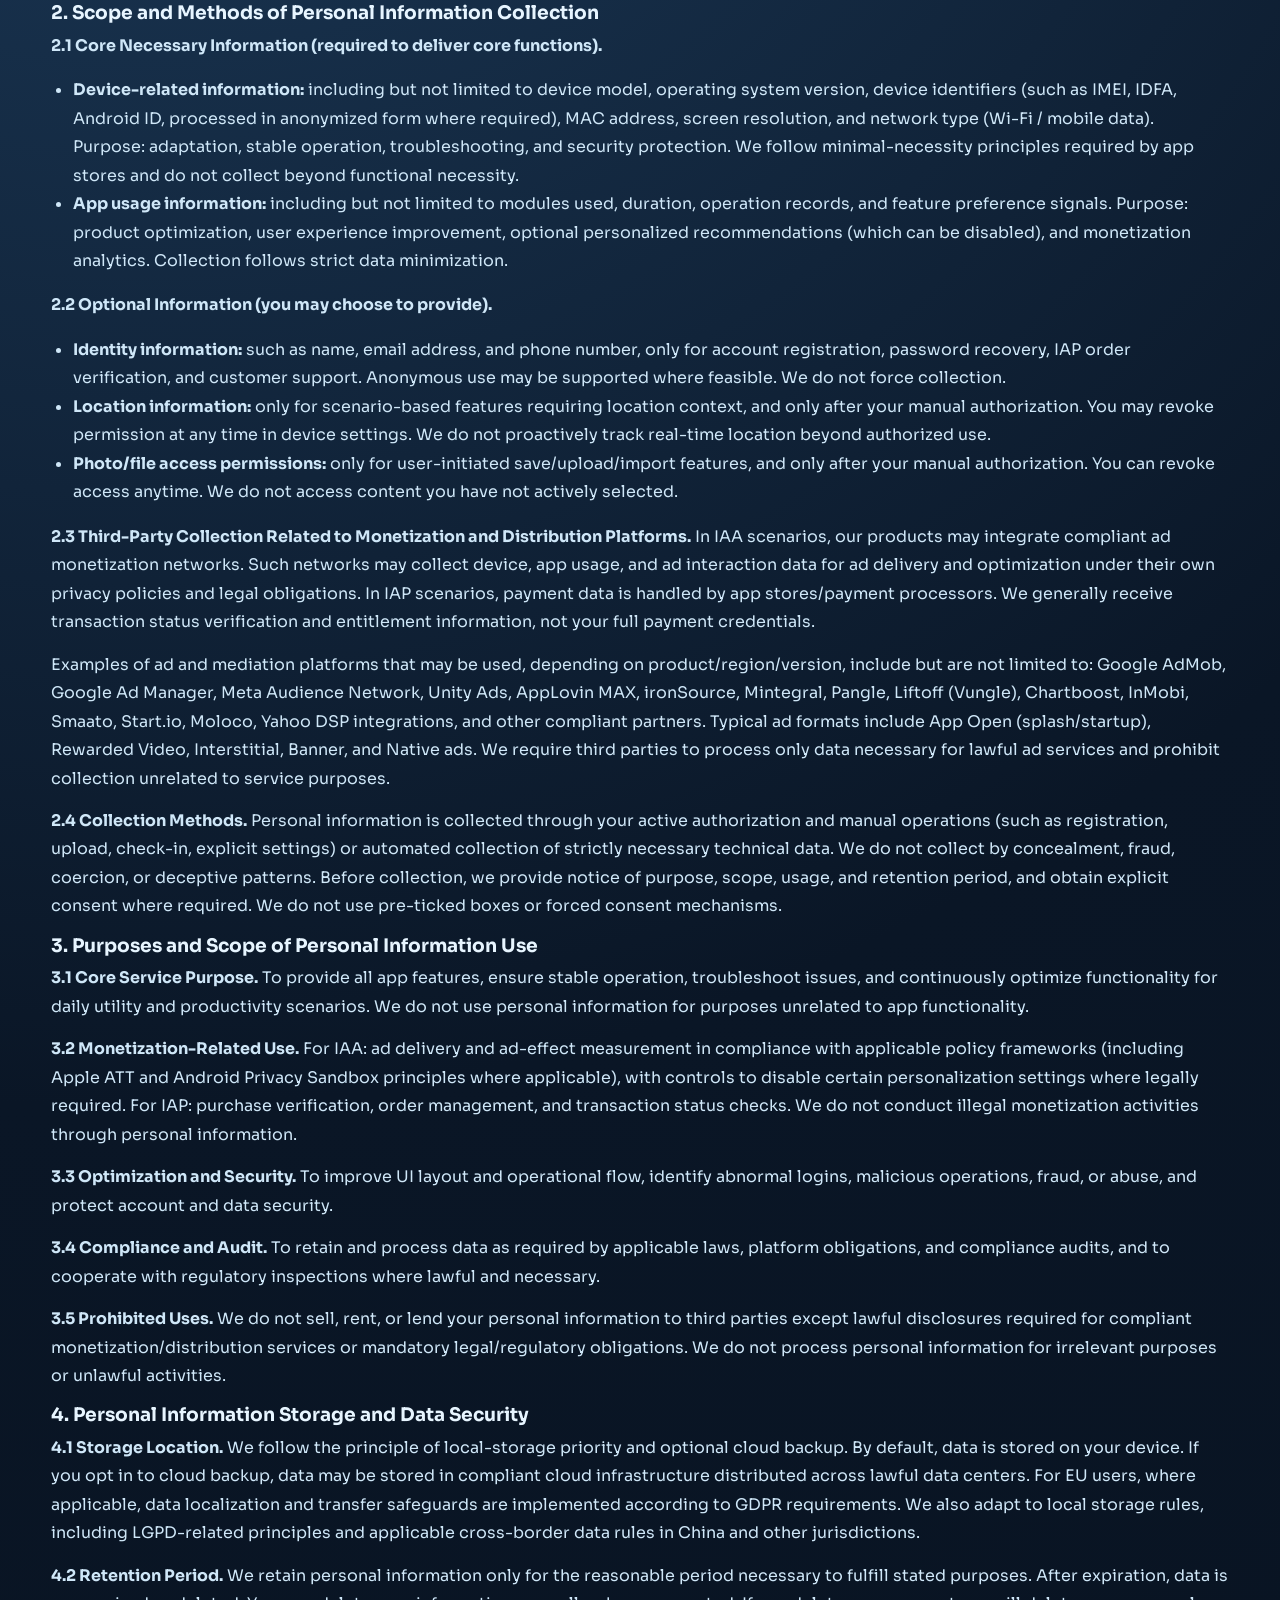
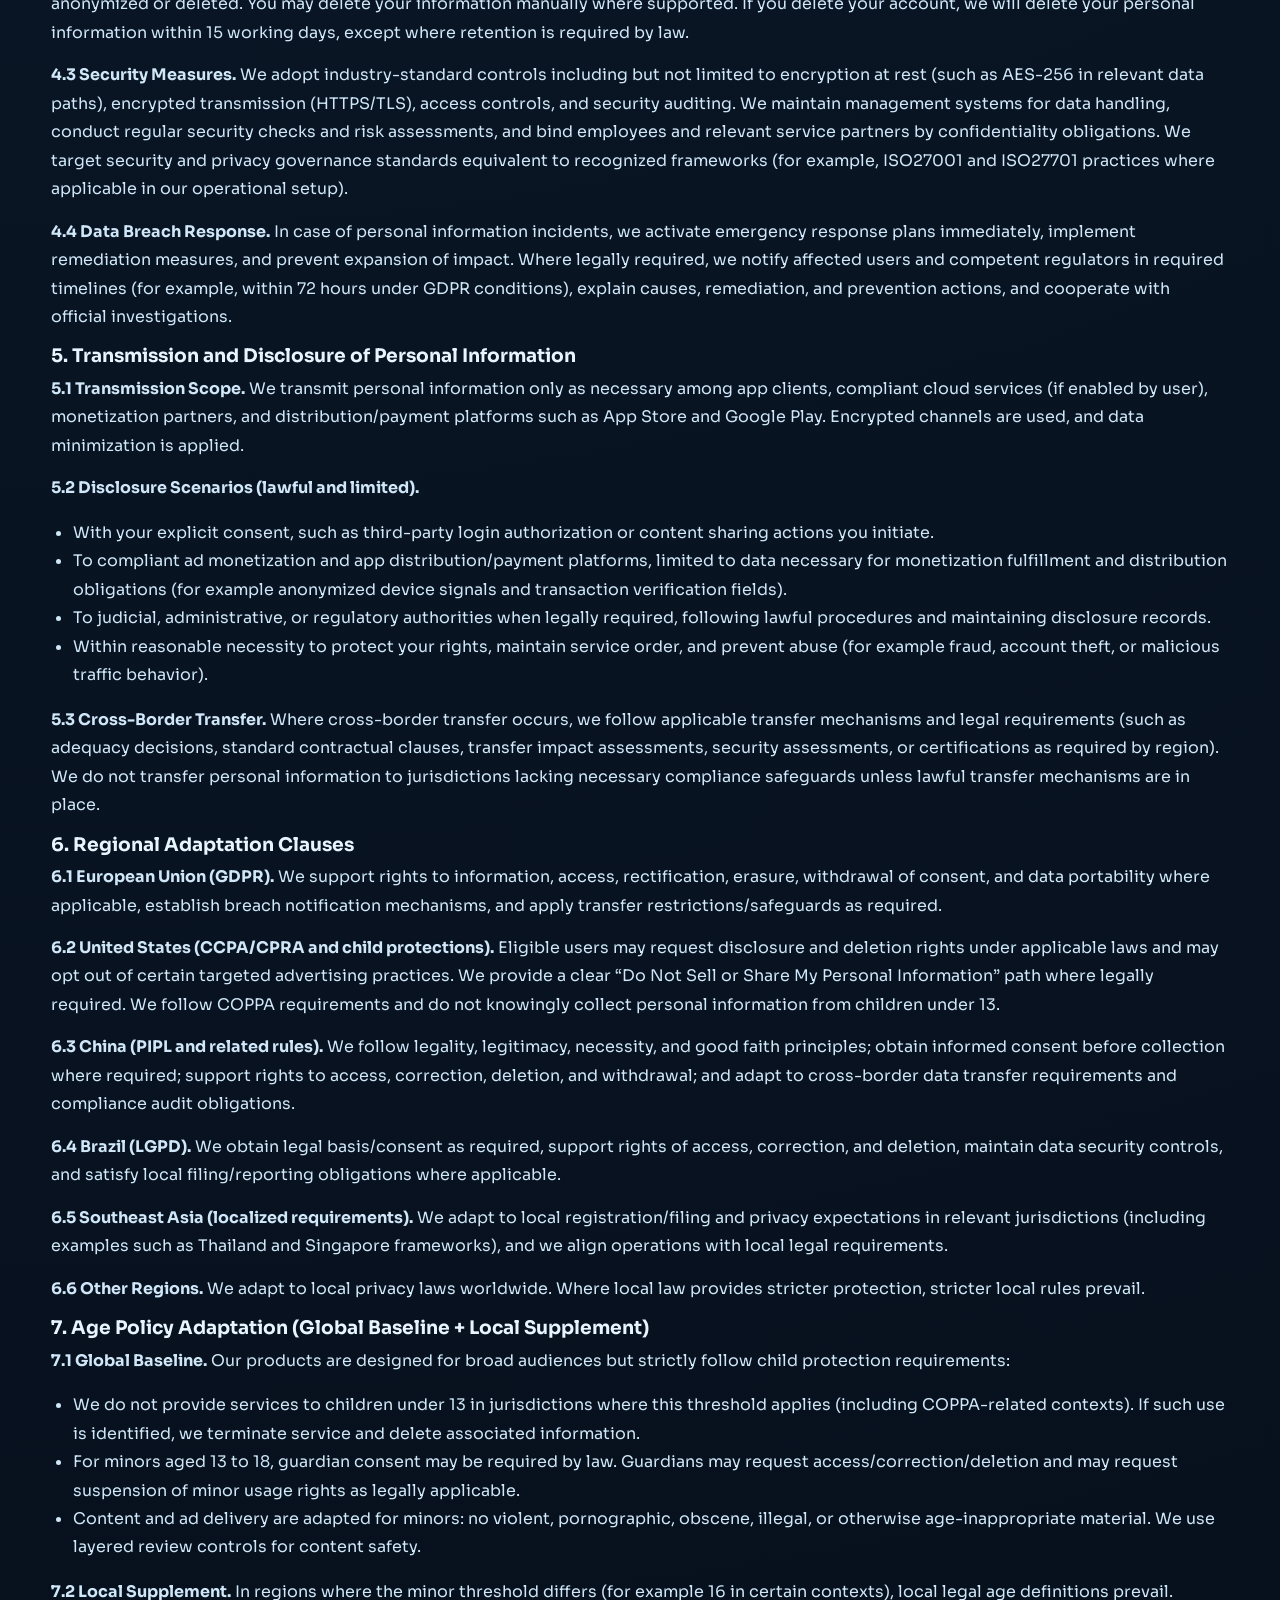
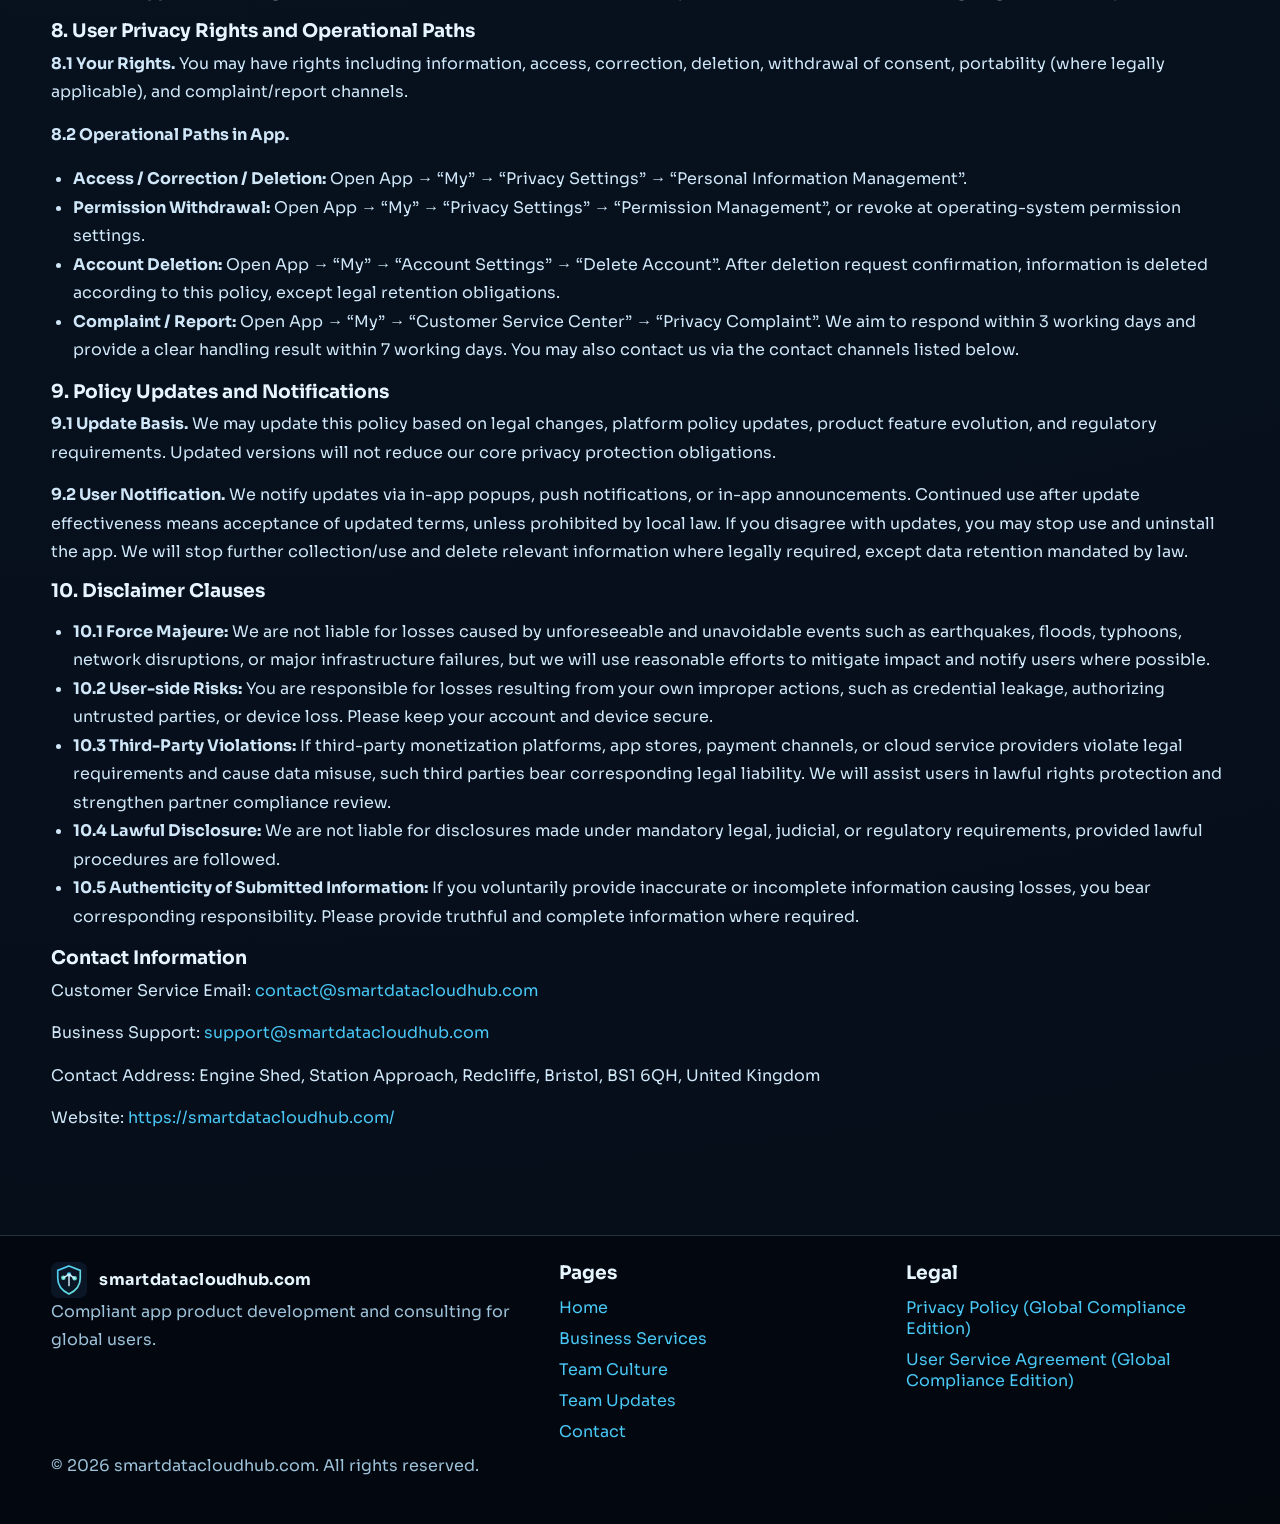
<file: privacy-policy.html>
<!doctype html>
<html lang="en">
<head>
  <meta charset="utf-8">
  <meta http-equiv="x-ua-compatible" content="ie=edge">
  <meta name="viewport" content="width=device-width, initial-scale=1">
  <title>Privacy Policy (Global Compliance Edition) | smartdatacloudhub.com</title>
  <meta name="description" content="Global compliance privacy policy for SmartDataCloudHub applications, covering app-store distribution, IAA and IAP monetization, age policy, regional regulations, and user rights.">
  <meta name="robots" content="index,follow,max-image-preview:large,max-snippet:-1,max-video-preview:-1">
  <link rel="canonical" href="https://smartdatacloudhub.com/privacy-policy.html">
  <meta property="og:type" content="article">
  <meta property="og:title" content="Privacy Policy (Global Compliance Edition)">
  <meta property="og:description" content="Comprehensive global privacy policy for SmartDataCloudHub apps.">
  <meta property="og:url" content="https://smartdatacloudhub.com/privacy-policy.html">
  <link rel="icon" type="image/svg+xml" href="images/favicon.svg">
  <link rel="stylesheet" href="css/style.css">
</head>
<body>
  <header class="site-header">
    <div class="container nav-wrap">
      <a class="brand" href="index.html"><img src="images/logo.svg" alt="SmartDataCloudHub logo" width="36" height="36"><span>smartdatacloudhub.com</span></a>
      <button class="menu-btn" aria-label="Open menu" aria-expanded="false">Menu</button>
      <nav class="nav-links" aria-label="Main navigation">
        <a href="index.html">Home</a>
        <a href="services.html">Business Services</a>
        <a href="culture.html">Team Culture</a>
        <a href="news.html">Team Updates</a>
        <a href="contact.html">Contact</a>
      </nav>
    </div>
  </header>

  <main class="legal-shell">
    <div class="container">
      <h1>Privacy Policy (Global Compliance Upgraded Edition)</h1>
      <p><strong>Agreement Relationship.</strong> This Privacy Policy forms an integral and inseparable part of the Application Privacy Policy and User Service Agreement between us (the “R&D Team”, “we”, “our”, or “us”) and you (the “user” or “you”). It applies to all behaviors related to downloading, installing, and using our mobile applications (collectively, the “App Products”) distributed through compliant channels including App Store, Google Play, and other lawful distribution platforms.</p>
      <p><strong>Commercial Model and Compliance Commitment.</strong> Our App Products may operate with both IAA (in-app advertising monetization) and IAP (in-app purchase) models. We comply with applicable global privacy laws, data security regulations, age protection requirements, app-store policies, and monetization partner requirements, and we aim to safeguard your lawful rights and data security at all times.</p>
      <p><strong>Effective Consent.</strong> By using any of our App Products, you confirm that you have fully read, understood, and voluntarily agreed to this Privacy Policy in full.</p>

      <div class="card reveal">
        <h2>Policy Snapshot</h2>
        <ul class="feature-list">
          <li>Applicable scope: App Store, Google Play, and other compliant app distribution channels.</li>
          <li>Monetization model: IAA + IAP with privacy-boundary controls and data minimization.</li>
          <li>Age baseline: no intentional data collection from under-13 users where applicable by law.</li>
          <li>Default architecture: local-storage-first with optional cloud backup based on user choice.</li>
          <li>Core right channels: access, correction, deletion, withdrawal, and complaint pathways.</li>
        </ul>
      </div>

      <div class="card reveal">
        <h2>Compliance Coverage Matrix</h2>
        <p>This policy is designed to align with key privacy frameworks and regional requirements, including but not limited to GDPR, CCPA/CPRA, PIPL, LGPD, COPPA-linked obligations, and local cross-border data transfer constraints.</p>
        <p>For ad monetization contexts, the policy also addresses mainstream ad platforms and ad formats such as app-open/splash, rewarded video, interstitial, banner, and native advertising under lawful processing boundaries.</p>
      </div>

      <h2>Part I: Privacy Policy (Global Compliance Upgraded Edition)</h2>

      <h3>1. Policy General Principles</h3>
      <p><strong>1.1 Purpose and Legal Basis.</strong> This Privacy Policy clearly explains the specific scope, methods, and core purposes of our collection, use, storage, transmission, and disclosure of personal information. We strictly follow the principles of legality, legitimacy, necessity, and good faith, and we comply with, as applicable, the Personal Information Protection Law of the People’s Republic of China (PIPL), the EU General Data Protection Regulation (GDPR), the California Consumer Privacy Act / California Privacy Rights Act (CCPA/CPRA), Brazil’s Lei Geral de Protecao de Dados (LGPD), and other applicable regional laws and regulations. We also comply with app-store privacy review requirements and the requirements of relevant monetization platforms, including standards equivalent to GBT35273-2020 Personal Information Security Specification. We do not collect personal information unrelated to product functions, and we do not abuse or leak personal information.</p>
      <p><strong>1.2 Global User Coverage and Local Priority.</strong> This policy applies to all users globally. We include region-adapted clauses to meet policy differences in different jurisdictions. If your country or region imposes stricter data protection rules, those stricter local rules and corresponding platform requirements shall prevail.</p>
      <p><strong>1.3 User Rights and Explicit Consent.</strong> You have rights to access, correct, and delete personal information, withdraw consent, and request anonymization where legally applicable. We provide convenient and efficient operation paths. During consent popups and policy dialogs, consent options are presented as unchecked by default. We only proceed with personal information processing after your active confirmation.</p>

      <h3>2. Scope and Methods of Personal Information Collection</h3>
      <p><strong>2.1 Core Necessary Information (required to deliver core functions).</strong></p>
      <ul>
        <li><strong>Device-related information:</strong> including but not limited to device model, operating system version, device identifiers (such as IMEI, IDFA, Android ID, processed in anonymized form where required), MAC address, screen resolution, and network type (Wi-Fi / mobile data). Purpose: adaptation, stable operation, troubleshooting, and security protection. We follow minimal-necessity principles required by app stores and do not collect beyond functional necessity.</li>
        <li><strong>App usage information:</strong> including but not limited to modules used, duration, operation records, and feature preference signals. Purpose: product optimization, user experience improvement, optional personalized recommendations (which can be disabled), and monetization analytics. Collection follows strict data minimization.</li>
      </ul>
      <p><strong>2.2 Optional Information (you may choose to provide).</strong></p>
      <ul>
        <li><strong>Identity information:</strong> such as name, email address, and phone number, only for account registration, password recovery, IAP order verification, and customer support. Anonymous use may be supported where feasible. We do not force collection.</li>
        <li><strong>Location information:</strong> only for scenario-based features requiring location context, and only after your manual authorization. You may revoke permission at any time in device settings. We do not proactively track real-time location beyond authorized use.</li>
        <li><strong>Photo/file access permissions:</strong> only for user-initiated save/upload/import features, and only after your manual authorization. You can revoke access anytime. We do not access content you have not actively selected.</li>
      </ul>
      <p><strong>2.3 Third-Party Collection Related to Monetization and Distribution Platforms.</strong> In IAA scenarios, our products may integrate compliant ad monetization networks. Such networks may collect device, app usage, and ad interaction data for ad delivery and optimization under their own privacy policies and legal obligations. In IAP scenarios, payment data is handled by app stores/payment processors. We generally receive transaction status verification and entitlement information, not your full payment credentials.</p>
      <p>Examples of ad and mediation platforms that may be used, depending on product/region/version, include but are not limited to: Google AdMob, Google Ad Manager, Meta Audience Network, Unity Ads, AppLovin MAX, ironSource, Mintegral, Pangle, Liftoff (Vungle), Chartboost, InMobi, Smaato, Start.io, Moloco, Yahoo DSP integrations, and other compliant partners. Typical ad formats include App Open (splash/startup), Rewarded Video, Interstitial, Banner, and Native ads. We require third parties to process only data necessary for lawful ad services and prohibit collection unrelated to service purposes.</p>
      <p><strong>2.4 Collection Methods.</strong> Personal information is collected through your active authorization and manual operations (such as registration, upload, check-in, explicit settings) or automated collection of strictly necessary technical data. We do not collect by concealment, fraud, coercion, or deceptive patterns. Before collection, we provide notice of purpose, scope, usage, and retention period, and obtain explicit consent where required. We do not use pre-ticked boxes or forced consent mechanisms.</p>

      <h3>3. Purposes and Scope of Personal Information Use</h3>
      <p><strong>3.1 Core Service Purpose.</strong> To provide all app features, ensure stable operation, troubleshoot issues, and continuously optimize functionality for daily utility and productivity scenarios. We do not use personal information for purposes unrelated to app functionality.</p>
      <p><strong>3.2 Monetization-Related Use.</strong> For IAA: ad delivery and ad-effect measurement in compliance with applicable policy frameworks (including Apple ATT and Android Privacy Sandbox principles where applicable), with controls to disable certain personalization settings where legally required. For IAP: purchase verification, order management, and transaction status checks. We do not conduct illegal monetization activities through personal information.</p>
      <p><strong>3.3 Optimization and Security.</strong> To improve UI layout and operational flow, identify abnormal logins, malicious operations, fraud, or abuse, and protect account and data security.</p>
      <p><strong>3.4 Compliance and Audit.</strong> To retain and process data as required by applicable laws, platform obligations, and compliance audits, and to cooperate with regulatory inspections where lawful and necessary.</p>
      <p><strong>3.5 Prohibited Uses.</strong> We do not sell, rent, or lend your personal information to third parties except lawful disclosures required for compliant monetization/distribution services or mandatory legal/regulatory obligations. We do not process personal information for irrelevant purposes or unlawful activities.</p>

      <h3>4. Personal Information Storage and Data Security</h3>
      <p><strong>4.1 Storage Location.</strong> We follow the principle of local-storage priority and optional cloud backup. By default, data is stored on your device. If you opt in to cloud backup, data may be stored in compliant cloud infrastructure distributed across lawful data centers. For EU users, where applicable, data localization and transfer safeguards are implemented according to GDPR requirements. We also adapt to local storage rules, including LGPD-related principles and applicable cross-border data rules in China and other jurisdictions.</p>
      <p><strong>4.2 Retention Period.</strong> We retain personal information only for the reasonable period necessary to fulfill stated purposes. After expiration, data is anonymized or deleted. You may delete your information manually where supported. If you delete your account, we will delete your personal information within 15 working days, except where retention is required by law.</p>
      <p><strong>4.3 Security Measures.</strong> We adopt industry-standard controls including but not limited to encryption at rest (such as AES-256 in relevant data paths), encrypted transmission (HTTPS/TLS), access controls, and security auditing. We maintain management systems for data handling, conduct regular security checks and risk assessments, and bind employees and relevant service partners by confidentiality obligations. We target security and privacy governance standards equivalent to recognized frameworks (for example, ISO27001 and ISO27701 practices where applicable in our operational setup).</p>
      <p><strong>4.4 Data Breach Response.</strong> In case of personal information incidents, we activate emergency response plans immediately, implement remediation measures, and prevent expansion of impact. Where legally required, we notify affected users and competent regulators in required timelines (for example, within 72 hours under GDPR conditions), explain causes, remediation, and prevention actions, and cooperate with official investigations.</p>

      <h3>5. Transmission and Disclosure of Personal Information</h3>
      <p><strong>5.1 Transmission Scope.</strong> We transmit personal information only as necessary among app clients, compliant cloud services (if enabled by user), monetization partners, and distribution/payment platforms such as App Store and Google Play. Encrypted channels are used, and data minimization is applied.</p>
      <p><strong>5.2 Disclosure Scenarios (lawful and limited).</strong></p>
      <ul>
        <li>With your explicit consent, such as third-party login authorization or content sharing actions you initiate.</li>
        <li>To compliant ad monetization and app distribution/payment platforms, limited to data necessary for monetization fulfillment and distribution obligations (for example anonymized device signals and transaction verification fields).</li>
        <li>To judicial, administrative, or regulatory authorities when legally required, following lawful procedures and maintaining disclosure records.</li>
        <li>Within reasonable necessity to protect your rights, maintain service order, and prevent abuse (for example fraud, account theft, or malicious traffic behavior).</li>
      </ul>
      <p><strong>5.3 Cross-Border Transfer.</strong> Where cross-border transfer occurs, we follow applicable transfer mechanisms and legal requirements (such as adequacy decisions, standard contractual clauses, transfer impact assessments, security assessments, or certifications as required by region). We do not transfer personal information to jurisdictions lacking necessary compliance safeguards unless lawful transfer mechanisms are in place.</p>

      <h3>6. Regional Adaptation Clauses</h3>
      <p><strong>6.1 European Union (GDPR).</strong> We support rights to information, access, rectification, erasure, withdrawal of consent, and data portability where applicable, establish breach notification mechanisms, and apply transfer restrictions/safeguards as required.</p>
      <p><strong>6.2 United States (CCPA/CPRA and child protections).</strong> Eligible users may request disclosure and deletion rights under applicable laws and may opt out of certain targeted advertising practices. We provide a clear “Do Not Sell or Share My Personal Information” path where legally required. We follow COPPA requirements and do not knowingly collect personal information from children under 13.</p>
      <p><strong>6.3 China (PIPL and related rules).</strong> We follow legality, legitimacy, necessity, and good faith principles; obtain informed consent before collection where required; support rights to access, correction, deletion, and withdrawal; and adapt to cross-border data transfer requirements and compliance audit obligations.</p>
      <p><strong>6.4 Brazil (LGPD).</strong> We obtain legal basis/consent as required, support rights of access, correction, and deletion, maintain data security controls, and satisfy local filing/reporting obligations where applicable.</p>
      <p><strong>6.5 Southeast Asia (localized requirements).</strong> We adapt to local registration/filing and privacy expectations in relevant jurisdictions (including examples such as Thailand and Singapore frameworks), and we align operations with local legal requirements.</p>
      <p><strong>6.6 Other Regions.</strong> We adapt to local privacy laws worldwide. Where local law provides stricter protection, stricter local rules prevail.</p>

      <h3>7. Age Policy Adaptation (Global Baseline + Local Supplement)</h3>
      <p><strong>7.1 Global Baseline.</strong> Our products are designed for broad audiences but strictly follow child protection requirements:</p>
      <ul>
        <li>We do not provide services to children under 13 in jurisdictions where this threshold applies (including COPPA-related contexts). If such use is identified, we terminate service and delete associated information.</li>
        <li>For minors aged 13 to 18, guardian consent may be required by law. Guardians may request access/correction/deletion and may request suspension of minor usage rights as legally applicable.</li>
        <li>Content and ad delivery are adapted for minors: no violent, pornographic, obscene, illegal, or otherwise age-inappropriate material. We use layered review controls for content safety.</li>
      </ul>
      <p><strong>7.2 Local Supplement.</strong> In regions where the minor threshold differs (for example 16 in certain contexts), local legal age definitions prevail.</p>

      <h3>8. User Privacy Rights and Operational Paths</h3>
      <p><strong>8.1 Your Rights.</strong> You may have rights including information, access, correction, deletion, withdrawal of consent, portability (where legally applicable), and complaint/report channels.</p>
      <p><strong>8.2 Operational Paths in App.</strong></p>
      <ul>
        <li><strong>Access / Correction / Deletion:</strong> Open App → “My” → “Privacy Settings” → “Personal Information Management”.</li>
        <li><strong>Permission Withdrawal:</strong> Open App → “My” → “Privacy Settings” → “Permission Management”, or revoke at operating-system permission settings.</li>
        <li><strong>Account Deletion:</strong> Open App → “My” → “Account Settings” → “Delete Account”. After deletion request confirmation, information is deleted according to this policy, except legal retention obligations.</li>
        <li><strong>Complaint / Report:</strong> Open App → “My” → “Customer Service Center” → “Privacy Complaint”. We aim to respond within 3 working days and provide a clear handling result within 7 working days. You may also contact us via the contact channels listed below.</li>
      </ul>

      <h3>9. Policy Updates and Notifications</h3>
      <p><strong>9.1 Update Basis.</strong> We may update this policy based on legal changes, platform policy updates, product feature evolution, and regulatory requirements. Updated versions will not reduce our core privacy protection obligations.</p>
      <p><strong>9.2 User Notification.</strong> We notify updates via in-app popups, push notifications, or in-app announcements. Continued use after update effectiveness means acceptance of updated terms, unless prohibited by local law. If you disagree with updates, you may stop use and uninstall the app. We will stop further collection/use and delete relevant information where legally required, except data retention mandated by law.</p>

      <h3>10. Disclaimer Clauses</h3>
      <ul>
        <li><strong>10.1 Force Majeure:</strong> We are not liable for losses caused by unforeseeable and unavoidable events such as earthquakes, floods, typhoons, network disruptions, or major infrastructure failures, but we will use reasonable efforts to mitigate impact and notify users where possible.</li>
        <li><strong>10.2 User-side Risks:</strong> You are responsible for losses resulting from your own improper actions, such as credential leakage, authorizing untrusted parties, or device loss. Please keep your account and device secure.</li>
        <li><strong>10.3 Third-Party Violations:</strong> If third-party monetization platforms, app stores, payment channels, or cloud service providers violate legal requirements and cause data misuse, such third parties bear corresponding legal liability. We will assist users in lawful rights protection and strengthen partner compliance review.</li>
        <li><strong>10.4 Lawful Disclosure:</strong> We are not liable for disclosures made under mandatory legal, judicial, or regulatory requirements, provided lawful procedures are followed.</li>
        <li><strong>10.5 Authenticity of Submitted Information:</strong> If you voluntarily provide inaccurate or incomplete information causing losses, you bear corresponding responsibility. Please provide truthful and complete information where required.</li>
      </ul>

      <h3>Contact Information</h3>
      <p>Customer Service Email: <a href="mailto:contact@smartdatacloudhub.com">contact@smartdatacloudhub.com</a></p>
      <p>Business Support: <a href="mailto:support@smartdatacloudhub.com">support@smartdatacloudhub.com</a></p>
      <p>Contact Address: Engine Shed, Station Approach, Redcliffe, Bristol, BS1 6QH, United Kingdom</p>
      <p>Website: <a href="https://smartdatacloudhub.com/">https://smartdatacloudhub.com/</a></p>
    </div>
  </main>

  <footer class="site-footer">
    <div class="container footer-grid">
      <section>
        <a class="brand" href="index.html"><img src="images/logo.svg" alt="SmartDataCloudHub logo" width="32" height="32"><span>smartdatacloudhub.com</span></a>
        <p>Compliant app product development and consulting for global users.</p>
      </section>
      <section>
        <h3>Pages</h3>
        <ul class="footer-list">
          <li><a href="index.html">Home</a></li>
          <li><a href="services.html">Business Services</a></li>
          <li><a href="culture.html">Team Culture</a></li>
          <li><a href="news.html">Team Updates</a></li>
          <li><a href="contact.html">Contact</a></li>
        </ul>
      </section>
      <section>
        <h3>Legal</h3>
        <ul class="footer-list">
          <li><a href="privacy-policy.html">Privacy Policy (Global Compliance Edition)</a></li>
          <li><a href="terms-of-service.html">User Service Agreement (Global Compliance Edition)</a></li>
        </ul>
      </section>
    </div>
    <div class="container"><p>© <span data-year></span> smartdatacloudhub.com. All rights reserved.</p></div>
  </footer>
  <script src="js/main.js" defer></script>
</body>
</html>
</file>
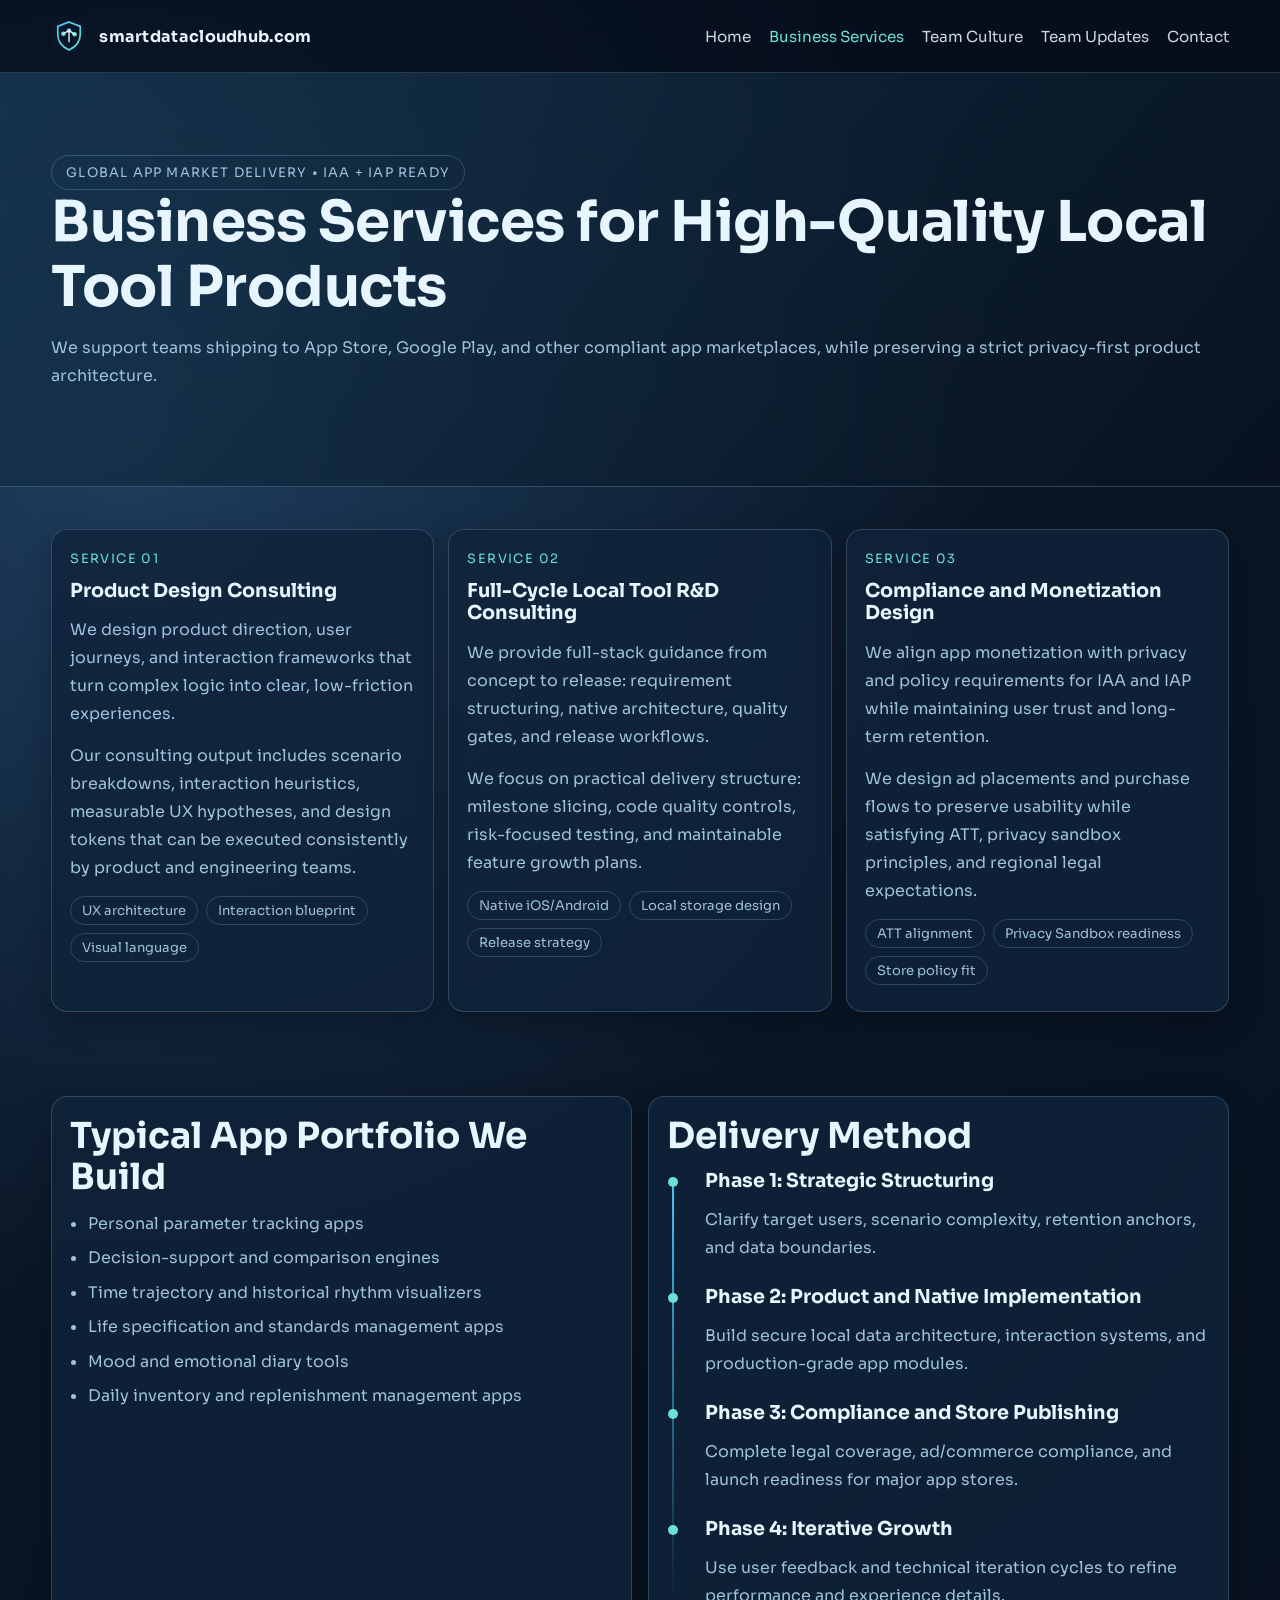
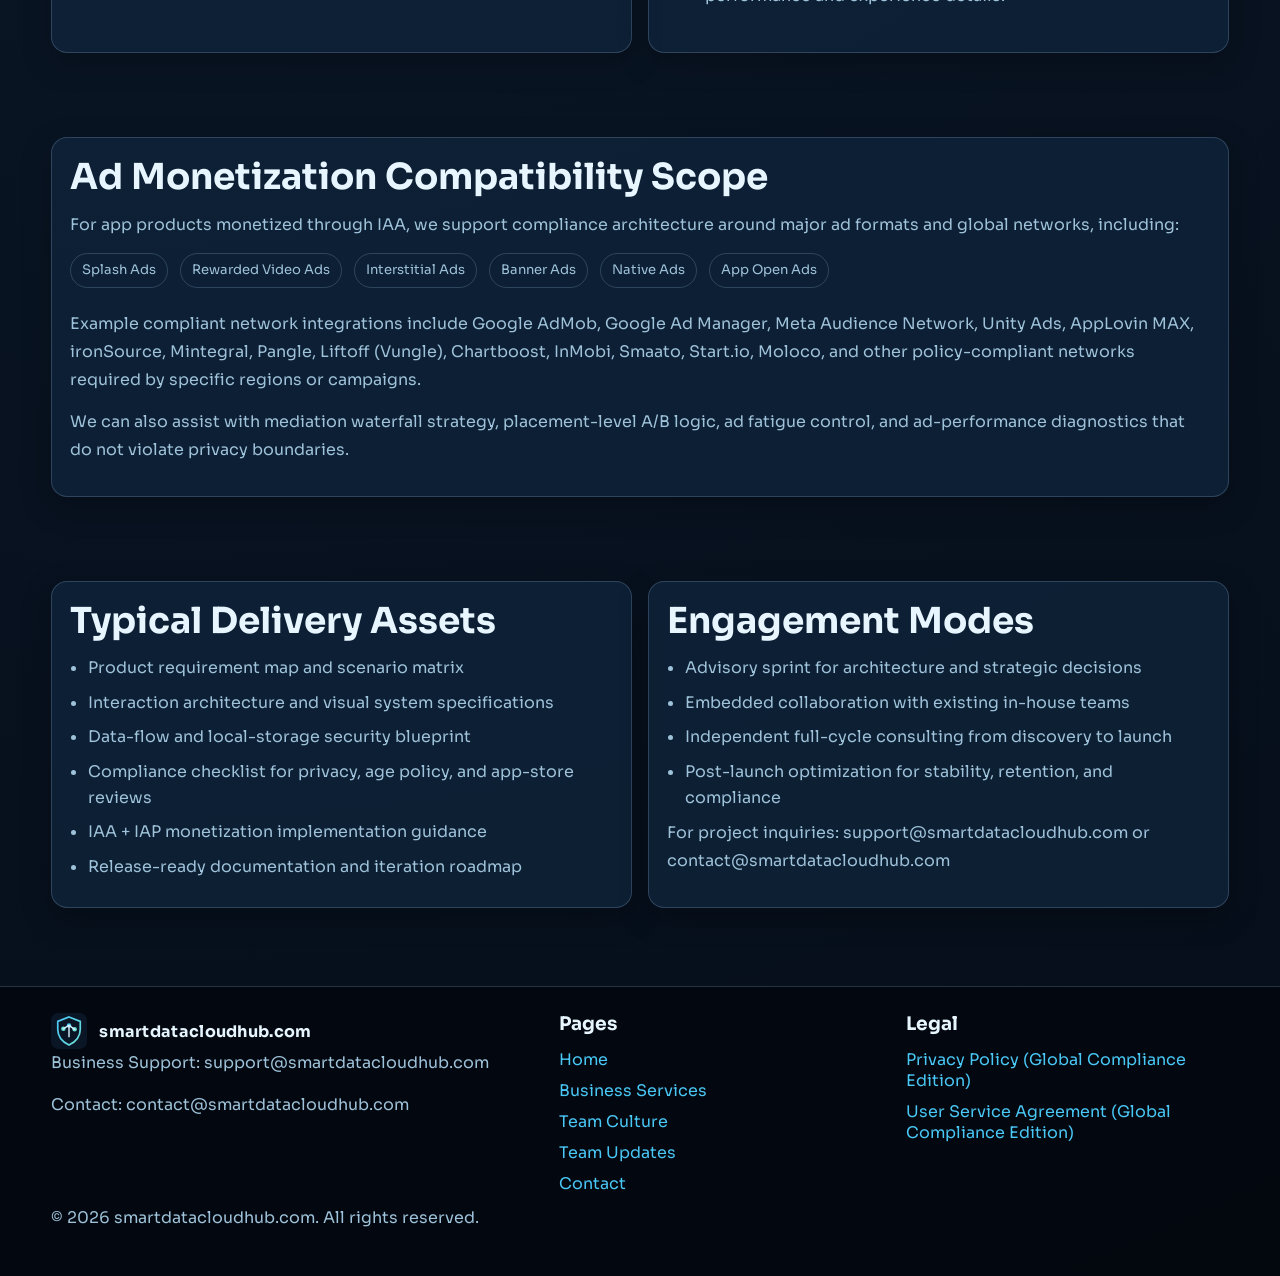
<file: services.html>
<!doctype html>
<html lang="en">
<head>
  <meta charset="utf-8">
  <meta http-equiv="x-ua-compatible" content="ie=edge">
  <meta name="viewport" content="width=device-width, initial-scale=1">
  <title>Business Services | smartdatacloudhub.com</title>
  <meta name="description" content="Explore SmartDataCloudHub business services: local utility app development, product design consulting, full-cycle R&D consulting, and monetization compliance design.">
  <meta name="robots" content="index,follow,max-image-preview:large,max-snippet:-1,max-video-preview:-1">
  <link rel="canonical" href="https://smartdatacloudhub.com/services.html">
  <meta property="og:type" content="website">
  <meta property="og:title" content="Business Services | smartdatacloudhub.com">
  <meta property="og:description" content="From strategy and UX to launch and compliance, we provide end-to-end services for local utility products.">
  <meta property="og:url" content="https://smartdatacloudhub.com/services.html">
  <meta property="og:image" content="https://smartdatacloudhub.com/images/services-bg.png">
  <link rel="icon" type="image/svg+xml" href="images/favicon.svg">
  <link rel="stylesheet" href="css/style.css">
</head>
<body>
  <header class="site-header">
    <div class="container nav-wrap">
      <a class="brand" href="index.html"><img src="images/logo.svg" alt="SmartDataCloudHub logo" width="36" height="36"><span>smartdatacloudhub.com</span></a>
      <button class="menu-btn" aria-label="Open menu" aria-expanded="false">Menu</button>
      <nav class="nav-links" aria-label="Main navigation">
        <a href="index.html">Home</a>
        <a class="active" href="services.html">Business Services</a>
        <a href="culture.html">Team Culture</a>
        <a href="news.html">Team Updates</a>
        <a href="contact.html">Contact</a>
      </nav>
    </div>
  </header>

  <main>
    <section class="page-banner">
      <img class="hero-bg" src="images/services-bg.png" alt="Business services background">
      <div class="container reveal">
        <span class="tag">Global App Market Delivery • IAA + IAP Ready</span>
        <h1>Business Services for High-Quality Local Tool Products</h1>
        <p>We support teams shipping to App Store, Google Play, and other compliant app marketplaces, while preserving a strict privacy-first product architecture.</p>
      </div>
    </section>

    <section class="section">
      <div class="container grid-3">
        <article class="card reveal">
          <p class="kicker">Service 01</p>
          <h3>Product Design Consulting</h3>
          <p>We design product direction, user journeys, and interaction frameworks that turn complex logic into clear, low-friction experiences.</p>
          <p>Our consulting output includes scenario breakdowns, interaction heuristics, measurable UX hypotheses, and design tokens that can be executed consistently by product and engineering teams.</p>
          <span class="badge">UX architecture</span><span class="badge">Interaction blueprint</span><span class="badge">Visual language</span>
        </article>
        <article class="card reveal">
          <p class="kicker">Service 02</p>
          <h3>Full-Cycle Local Tool R&D Consulting</h3>
          <p>We provide full-stack guidance from concept to release: requirement structuring, native architecture, quality gates, and release workflows.</p>
          <p>We focus on practical delivery structure: milestone slicing, code quality controls, risk-focused testing, and maintainable feature growth plans.</p>
          <span class="badge">Native iOS/Android</span><span class="badge">Local storage design</span><span class="badge">Release strategy</span>
        </article>
        <article class="card reveal">
          <p class="kicker">Service 03</p>
          <h3>Compliance and Monetization Design</h3>
          <p>We align app monetization with privacy and policy requirements for IAA and IAP while maintaining user trust and long-term retention.</p>
          <p>We design ad placements and purchase flows to preserve usability while satisfying ATT, privacy sandbox principles, and regional legal expectations.</p>
          <span class="badge">ATT alignment</span><span class="badge">Privacy Sandbox readiness</span><span class="badge">Store policy fit</span>
        </article>
      </div>
    </section>

    <section class="section">
      <div class="container grid-2">
        <div class="card reveal">
          <h2>Typical App Portfolio We Build</h2>
          <ul class="feature-list">
            <li>Personal parameter tracking apps</li>
            <li>Decision-support and comparison engines</li>
            <li>Time trajectory and historical rhythm visualizers</li>
            <li>Life specification and standards management apps</li>
            <li>Mood and emotional diary tools</li>
            <li>Daily inventory and replenishment management apps</li>
          </ul>
        </div>
        <div class="card reveal">
          <h2>Delivery Method</h2>
          <div class="timeline">
            <div class="timeline-item">
              <h3>Phase 1: Strategic Structuring</h3>
              <p>Clarify target users, scenario complexity, retention anchors, and data boundaries.</p>
            </div>
            <div class="timeline-item">
              <h3>Phase 2: Product and Native Implementation</h3>
              <p>Build secure local data architecture, interaction systems, and production-grade app modules.</p>
            </div>
            <div class="timeline-item">
              <h3>Phase 3: Compliance and Store Publishing</h3>
              <p>Complete legal coverage, ad/commerce compliance, and launch readiness for major app stores.</p>
            </div>
            <div class="timeline-item">
              <h3>Phase 4: Iterative Growth</h3>
              <p>Use user feedback and technical iteration cycles to refine performance and experience details.</p>
            </div>
          </div>
        </div>
      </div>
    </section>

    <section class="section">
      <div class="container card reveal">
        <h2>Ad Monetization Compatibility Scope</h2>
        <p>For app products monetized through IAA, we support compliance architecture around major ad formats and global networks, including:</p>
        <p>
          <span class="badge">Splash Ads</span>
          <span class="badge">Rewarded Video Ads</span>
          <span class="badge">Interstitial Ads</span>
          <span class="badge">Banner Ads</span>
          <span class="badge">Native Ads</span>
          <span class="badge">App Open Ads</span>
        </p>
        <p>
          Example compliant network integrations include Google AdMob, Google Ad Manager, Meta Audience Network, Unity Ads,
          AppLovin MAX, ironSource, Mintegral, Pangle, Liftoff (Vungle), Chartboost, InMobi, Smaato, Start.io, Moloco, and
          other policy-compliant networks required by specific regions or campaigns.
        </p>
        <p>
          We can also assist with mediation waterfall strategy, placement-level A/B logic, ad fatigue control, and ad-performance diagnostics that do not violate privacy boundaries.
        </p>
      </div>
    </section>

    <section class="section">
      <div class="container grid-2">
        <article class="card reveal">
          <h2>Typical Delivery Assets</h2>
          <ul class="feature-list">
            <li>Product requirement map and scenario matrix</li>
            <li>Interaction architecture and visual system specifications</li>
            <li>Data-flow and local-storage security blueprint</li>
            <li>Compliance checklist for privacy, age policy, and app-store reviews</li>
            <li>IAA + IAP monetization implementation guidance</li>
            <li>Release-ready documentation and iteration roadmap</li>
          </ul>
        </article>
        <article class="card reveal">
          <h2>Engagement Modes</h2>
          <ul class="feature-list">
            <li>Advisory sprint for architecture and strategic decisions</li>
            <li>Embedded collaboration with existing in-house teams</li>
            <li>Independent full-cycle consulting from discovery to launch</li>
            <li>Post-launch optimization for stability, retention, and compliance</li>
          </ul>
          <p class="dense-row">For project inquiries: support@smartdatacloudhub.com or contact@smartdatacloudhub.com</p>
      </div>
    </section>
  </main>

  <footer class="site-footer">
    <div class="container footer-grid">
      <section>
        <a class="brand" href="index.html"><img src="images/logo.svg" alt="SmartDataCloudHub logo" width="32" height="32"><span>smartdatacloudhub.com</span></a>
        <p>Business Support: support@smartdatacloudhub.com</p>
        <p>Contact: contact@smartdatacloudhub.com</p>
      </section>
      <section>
        <h3>Pages</h3>
        <ul class="footer-list">
          <li><a href="index.html">Home</a></li>
          <li><a href="services.html">Business Services</a></li>
          <li><a href="culture.html">Team Culture</a></li>
          <li><a href="news.html">Team Updates</a></li>
          <li><a href="contact.html">Contact</a></li>
        </ul>
      </section>
      <section>
        <h3>Legal</h3>
        <ul class="footer-list">
          <li><a href="privacy-policy.html">Privacy Policy (Global Compliance Edition)</a></li>
          <li><a href="terms-of-service.html">User Service Agreement (Global Compliance Edition)</a></li>
        </ul>
      </section>
    </div>
    <div class="container"><p>© <span data-year></span> smartdatacloudhub.com. All rights reserved.</p></div>
  </footer>
  <script src="js/main.js" defer></script>
</body>
</html>
</file>
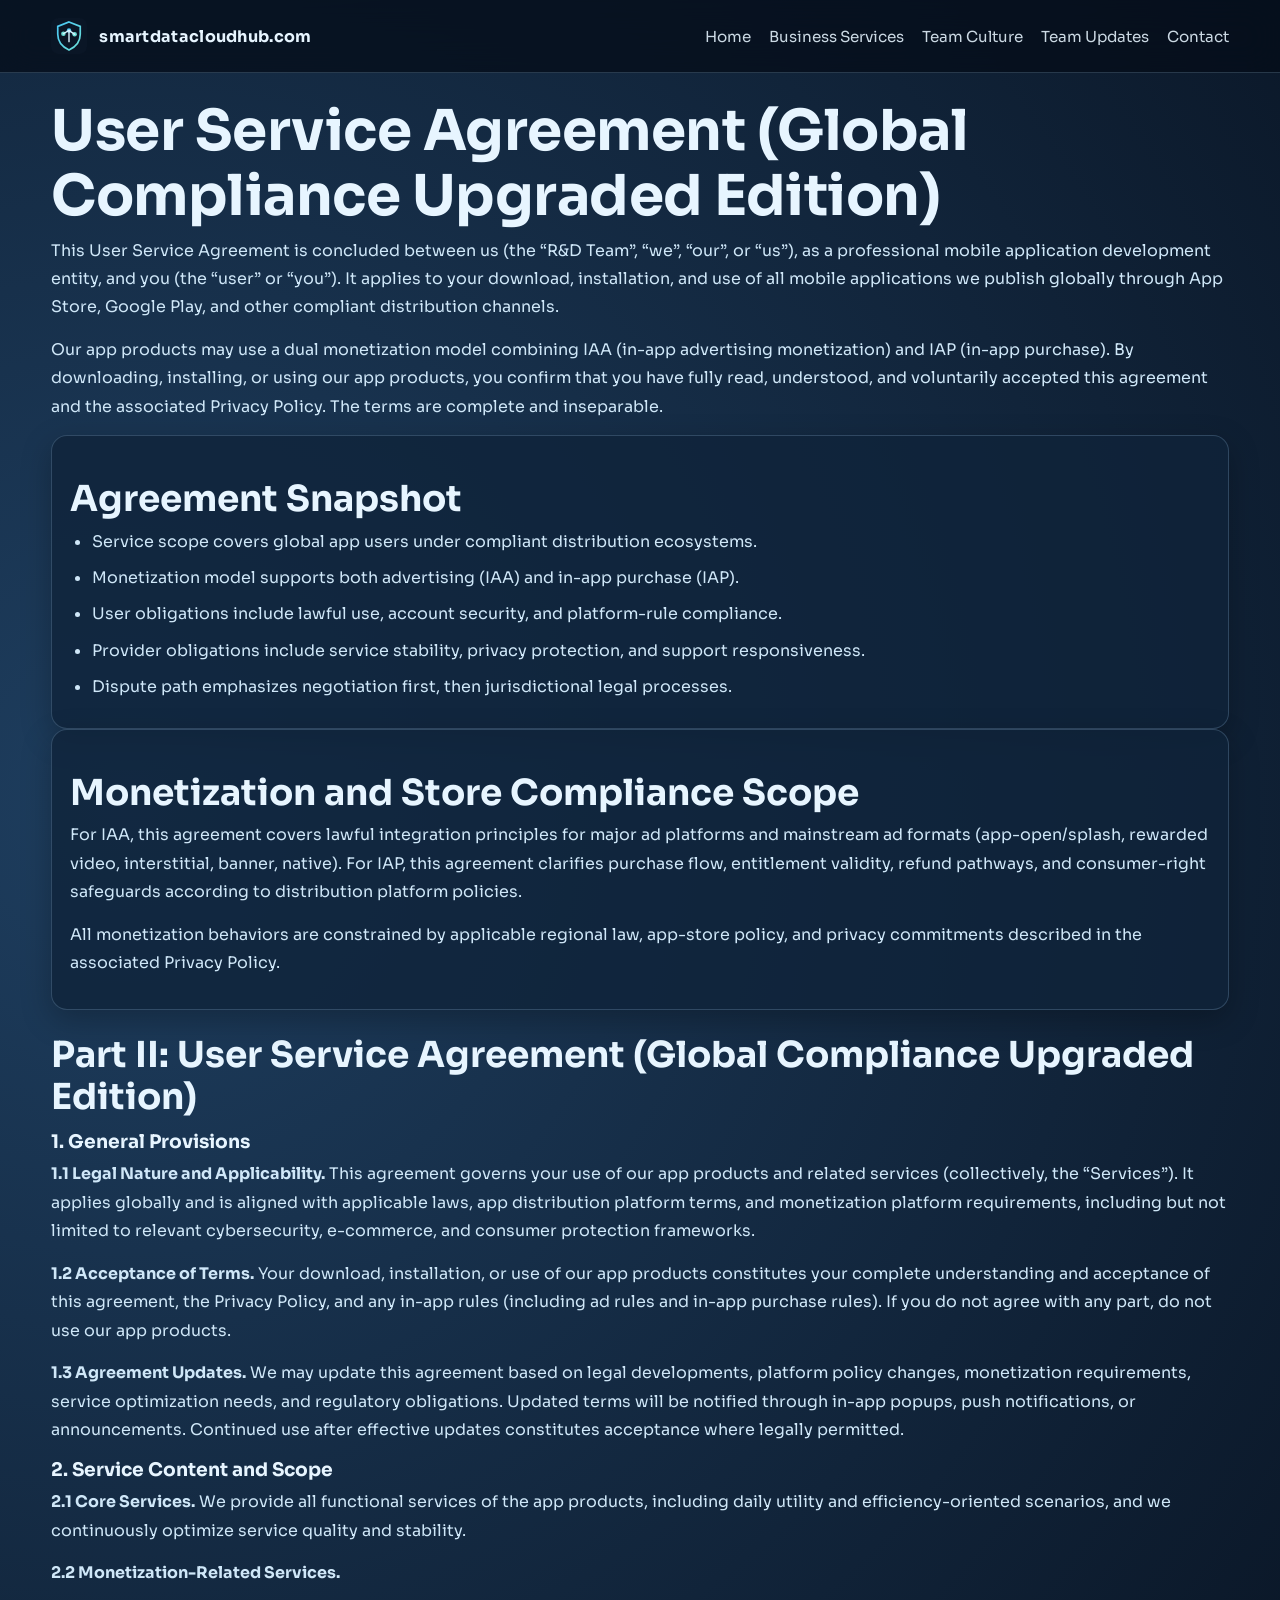
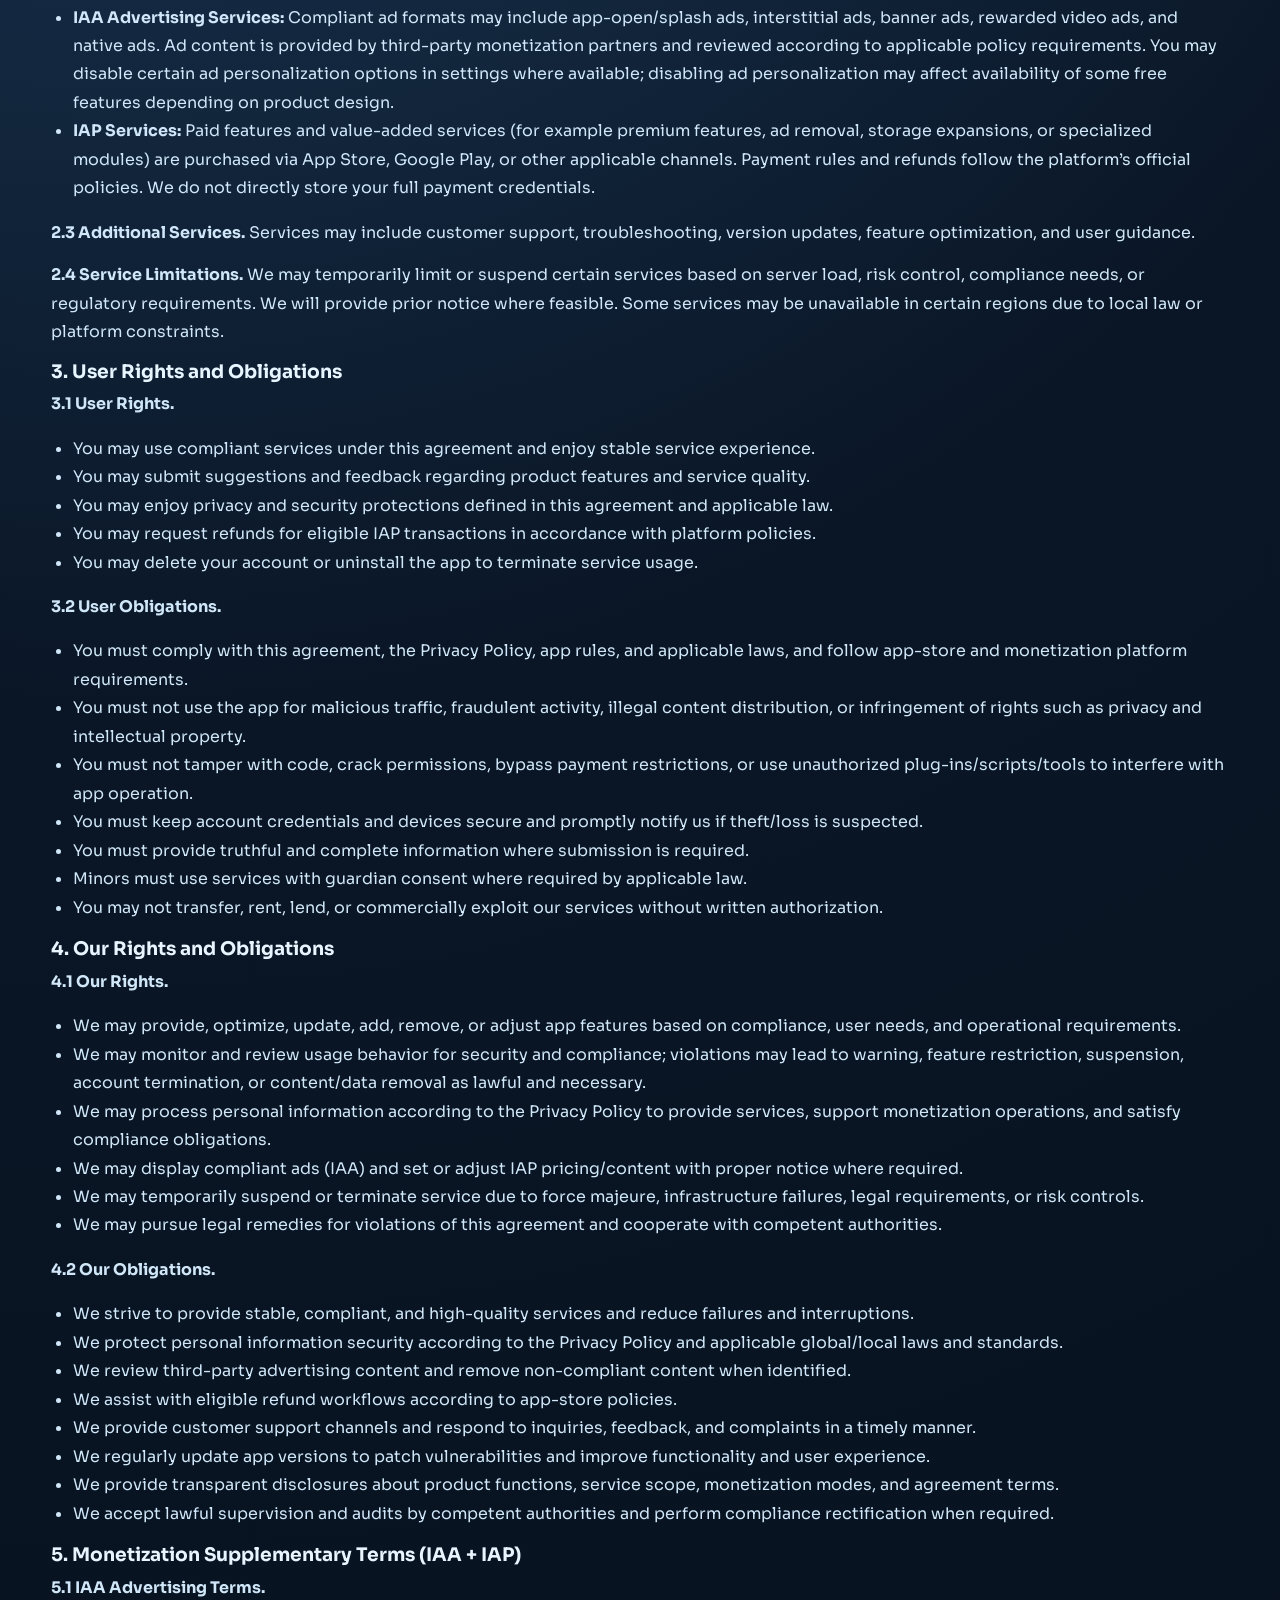
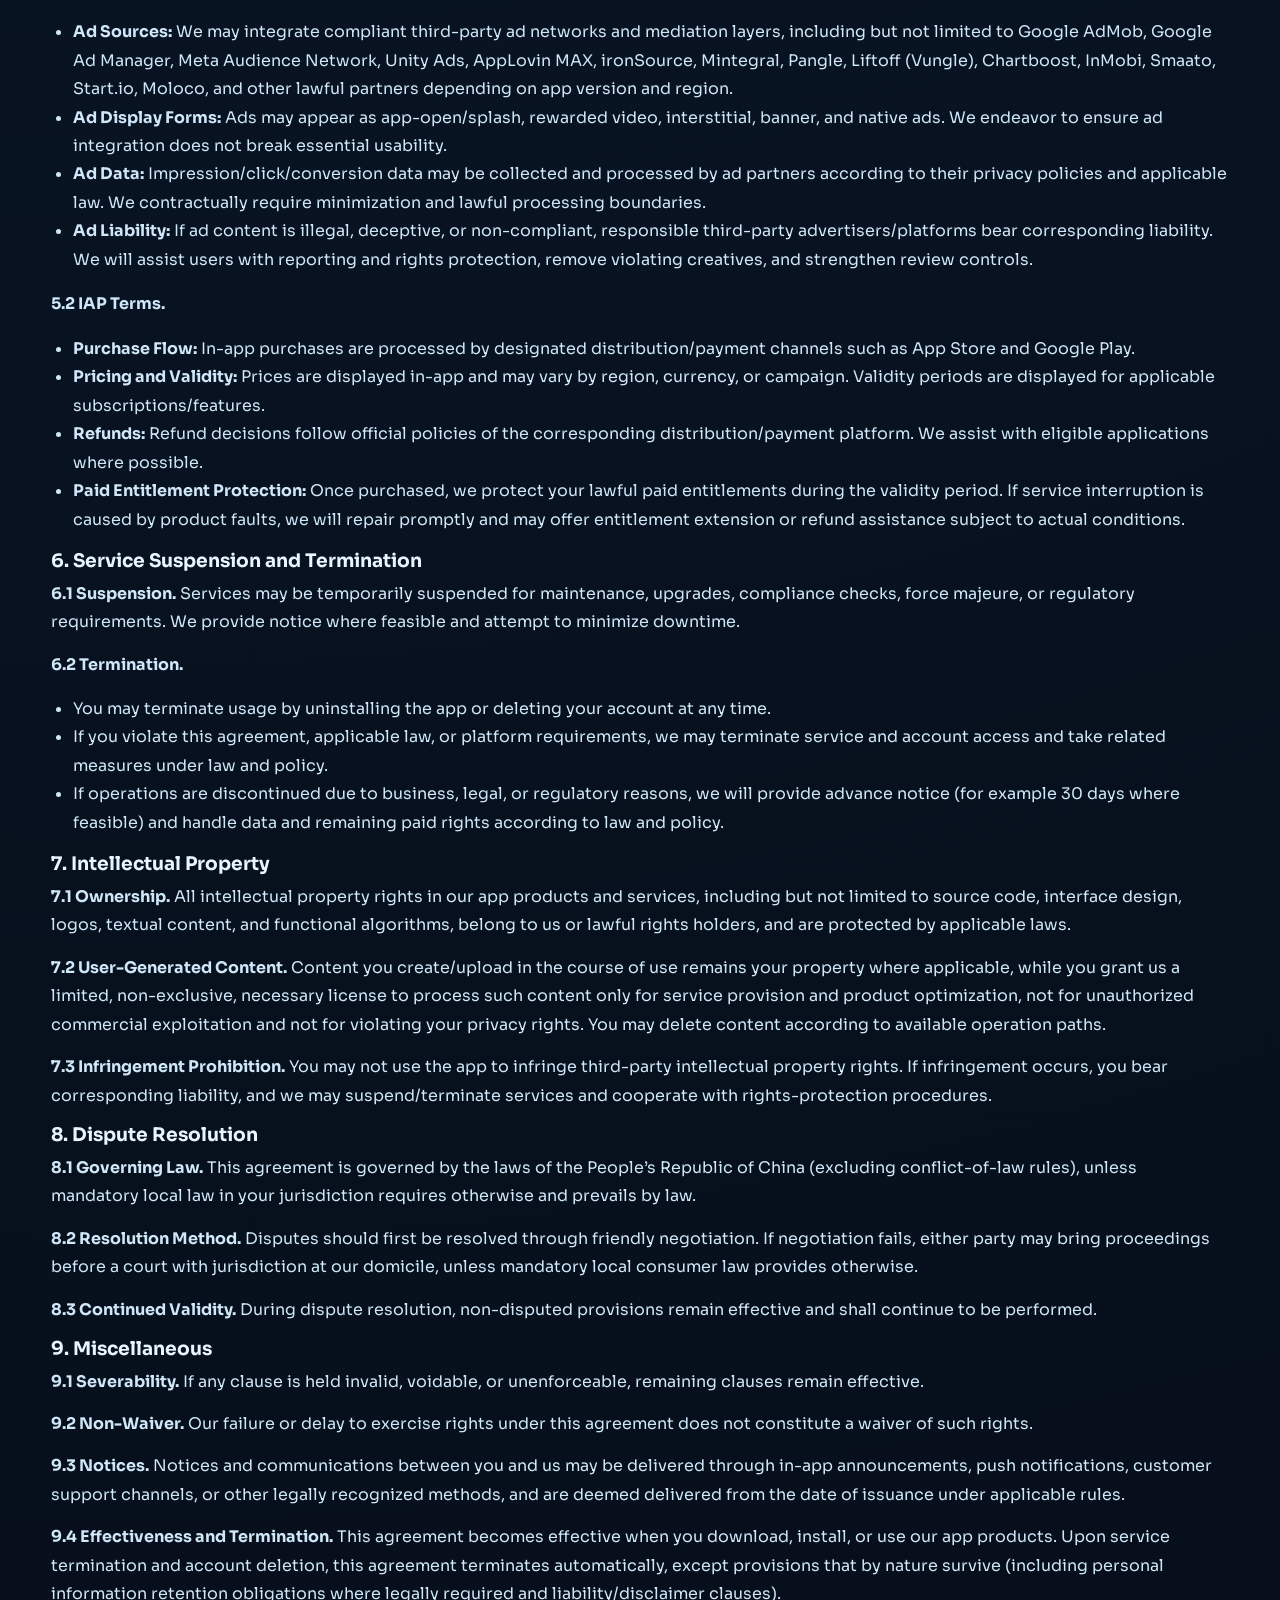
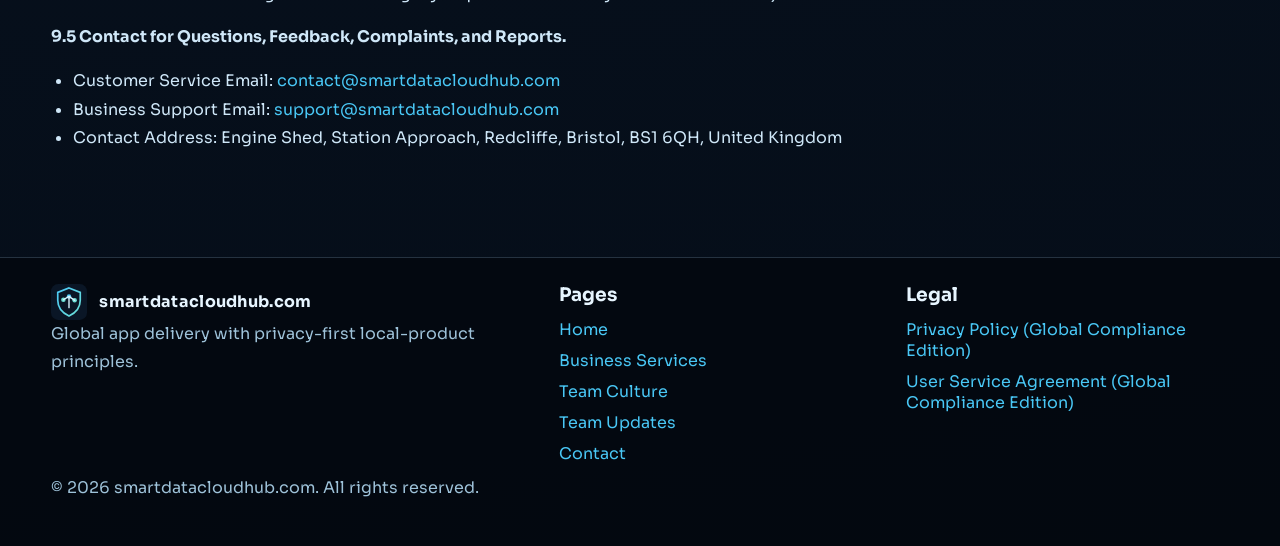
<file: terms-of-service.html>
<!doctype html>
<html lang="en">
<head>
  <meta charset="utf-8">
  <meta http-equiv="x-ua-compatible" content="ie=edge">
  <meta name="viewport" content="width=device-width, initial-scale=1">
  <title>User Service Agreement (Global Compliance Edition) | smartdatacloudhub.com</title>
  <meta name="description" content="Global user service agreement for SmartDataCloudHub app products, including service scope, user obligations, IAA and IAP monetization terms, IP rights, and dispute resolution.">
  <meta name="robots" content="index,follow,max-image-preview:large,max-snippet:-1,max-video-preview:-1">
  <link rel="canonical" href="https://smartdatacloudhub.com/terms-of-service.html">
  <meta property="og:type" content="article">
  <meta property="og:title" content="User Service Agreement (Global Compliance Edition)">
  <meta property="og:description" content="Comprehensive global user service agreement for SmartDataCloudHub apps.">
  <meta property="og:url" content="https://smartdatacloudhub.com/terms-of-service.html">
  <link rel="icon" type="image/svg+xml" href="images/favicon.svg">
  <link rel="stylesheet" href="css/style.css">
</head>
<body>
  <header class="site-header">
    <div class="container nav-wrap">
      <a class="brand" href="index.html"><img src="images/logo.svg" alt="SmartDataCloudHub logo" width="36" height="36"><span>smartdatacloudhub.com</span></a>
      <button class="menu-btn" aria-label="Open menu" aria-expanded="false">Menu</button>
      <nav class="nav-links" aria-label="Main navigation">
        <a href="index.html">Home</a>
        <a href="services.html">Business Services</a>
        <a href="culture.html">Team Culture</a>
        <a href="news.html">Team Updates</a>
        <a href="contact.html">Contact</a>
      </nav>
    </div>
  </header>

  <main class="legal-shell">
    <div class="container">
      <h1>User Service Agreement (Global Compliance Upgraded Edition)</h1>
      <p>This User Service Agreement is concluded between us (the “R&D Team”, “we”, “our”, or “us”), as a professional mobile application development entity, and you (the “user” or “you”). It applies to your download, installation, and use of all mobile applications we publish globally through App Store, Google Play, and other compliant distribution channels.</p>
      <p>Our app products may use a dual monetization model combining IAA (in-app advertising monetization) and IAP (in-app purchase). By downloading, installing, or using our app products, you confirm that you have fully read, understood, and voluntarily accepted this agreement and the associated Privacy Policy. The terms are complete and inseparable.</p>

      <div class="card reveal">
        <h2>Agreement Snapshot</h2>
        <ul class="feature-list">
          <li>Service scope covers global app users under compliant distribution ecosystems.</li>
          <li>Monetization model supports both advertising (IAA) and in-app purchase (IAP).</li>
          <li>User obligations include lawful use, account security, and platform-rule compliance.</li>
          <li>Provider obligations include service stability, privacy protection, and support responsiveness.</li>
          <li>Dispute path emphasizes negotiation first, then jurisdictional legal processes.</li>
        </ul>
      </div>

      <div class="card reveal">
        <h2>Monetization and Store Compliance Scope</h2>
        <p>For IAA, this agreement covers lawful integration principles for major ad platforms and mainstream ad formats (app-open/splash, rewarded video, interstitial, banner, native). For IAP, this agreement clarifies purchase flow, entitlement validity, refund pathways, and consumer-right safeguards according to distribution platform policies.</p>
        <p>All monetization behaviors are constrained by applicable regional law, app-store policy, and privacy commitments described in the associated Privacy Policy.</p>
      </div>

      <h2>Part II: User Service Agreement (Global Compliance Upgraded Edition)</h2>

      <h3>1. General Provisions</h3>
      <p><strong>1.1 Legal Nature and Applicability.</strong> This agreement governs your use of our app products and related services (collectively, the “Services”). It applies globally and is aligned with applicable laws, app distribution platform terms, and monetization platform requirements, including but not limited to relevant cybersecurity, e-commerce, and consumer protection frameworks.</p>
      <p><strong>1.2 Acceptance of Terms.</strong> Your download, installation, or use of our app products constitutes your complete understanding and acceptance of this agreement, the Privacy Policy, and any in-app rules (including ad rules and in-app purchase rules). If you do not agree with any part, do not use our app products.</p>
      <p><strong>1.3 Agreement Updates.</strong> We may update this agreement based on legal developments, platform policy changes, monetization requirements, service optimization needs, and regulatory obligations. Updated terms will be notified through in-app popups, push notifications, or announcements. Continued use after effective updates constitutes acceptance where legally permitted.</p>

      <h3>2. Service Content and Scope</h3>
      <p><strong>2.1 Core Services.</strong> We provide all functional services of the app products, including daily utility and efficiency-oriented scenarios, and we continuously optimize service quality and stability.</p>
      <p><strong>2.2 Monetization-Related Services.</strong></p>
      <ul>
        <li><strong>IAA Advertising Services:</strong> Compliant ad formats may include app-open/splash ads, interstitial ads, banner ads, rewarded video ads, and native ads. Ad content is provided by third-party monetization partners and reviewed according to applicable policy requirements. You may disable certain ad personalization options in settings where available; disabling ad personalization may affect availability of some free features depending on product design.</li>
        <li><strong>IAP Services:</strong> Paid features and value-added services (for example premium features, ad removal, storage expansions, or specialized modules) are purchased via App Store, Google Play, or other applicable channels. Payment rules and refunds follow the platform’s official policies. We do not directly store your full payment credentials.</li>
      </ul>
      <p><strong>2.3 Additional Services.</strong> Services may include customer support, troubleshooting, version updates, feature optimization, and user guidance.</p>
      <p><strong>2.4 Service Limitations.</strong> We may temporarily limit or suspend certain services based on server load, risk control, compliance needs, or regulatory requirements. We will provide prior notice where feasible. Some services may be unavailable in certain regions due to local law or platform constraints.</p>

      <h3>3. User Rights and Obligations</h3>
      <p><strong>3.1 User Rights.</strong></p>
      <ul>
        <li>You may use compliant services under this agreement and enjoy stable service experience.</li>
        <li>You may submit suggestions and feedback regarding product features and service quality.</li>
        <li>You may enjoy privacy and security protections defined in this agreement and applicable law.</li>
        <li>You may request refunds for eligible IAP transactions in accordance with platform policies.</li>
        <li>You may delete your account or uninstall the app to terminate service usage.</li>
      </ul>
      <p><strong>3.2 User Obligations.</strong></p>
      <ul>
        <li>You must comply with this agreement, the Privacy Policy, app rules, and applicable laws, and follow app-store and monetization platform requirements.</li>
        <li>You must not use the app for malicious traffic, fraudulent activity, illegal content distribution, or infringement of rights such as privacy and intellectual property.</li>
        <li>You must not tamper with code, crack permissions, bypass payment restrictions, or use unauthorized plug-ins/scripts/tools to interfere with app operation.</li>
        <li>You must keep account credentials and devices secure and promptly notify us if theft/loss is suspected.</li>
        <li>You must provide truthful and complete information where submission is required.</li>
        <li>Minors must use services with guardian consent where required by applicable law.</li>
        <li>You may not transfer, rent, lend, or commercially exploit our services without written authorization.</li>
      </ul>

      <h3>4. Our Rights and Obligations</h3>
      <p><strong>4.1 Our Rights.</strong></p>
      <ul>
        <li>We may provide, optimize, update, add, remove, or adjust app features based on compliance, user needs, and operational requirements.</li>
        <li>We may monitor and review usage behavior for security and compliance; violations may lead to warning, feature restriction, suspension, account termination, or content/data removal as lawful and necessary.</li>
        <li>We may process personal information according to the Privacy Policy to provide services, support monetization operations, and satisfy compliance obligations.</li>
        <li>We may display compliant ads (IAA) and set or adjust IAP pricing/content with proper notice where required.</li>
        <li>We may temporarily suspend or terminate service due to force majeure, infrastructure failures, legal requirements, or risk controls.</li>
        <li>We may pursue legal remedies for violations of this agreement and cooperate with competent authorities.</li>
      </ul>
      <p><strong>4.2 Our Obligations.</strong></p>
      <ul>
        <li>We strive to provide stable, compliant, and high-quality services and reduce failures and interruptions.</li>
        <li>We protect personal information security according to the Privacy Policy and applicable global/local laws and standards.</li>
        <li>We review third-party advertising content and remove non-compliant content when identified.</li>
        <li>We assist with eligible refund workflows according to app-store policies.</li>
        <li>We provide customer support channels and respond to inquiries, feedback, and complaints in a timely manner.</li>
        <li>We regularly update app versions to patch vulnerabilities and improve functionality and user experience.</li>
        <li>We provide transparent disclosures about product functions, service scope, monetization modes, and agreement terms.</li>
        <li>We accept lawful supervision and audits by competent authorities and perform compliance rectification when required.</li>
      </ul>

      <h3>5. Monetization Supplementary Terms (IAA + IAP)</h3>
      <p><strong>5.1 IAA Advertising Terms.</strong></p>
      <ul>
        <li><strong>Ad Sources:</strong> We may integrate compliant third-party ad networks and mediation layers, including but not limited to Google AdMob, Google Ad Manager, Meta Audience Network, Unity Ads, AppLovin MAX, ironSource, Mintegral, Pangle, Liftoff (Vungle), Chartboost, InMobi, Smaato, Start.io, Moloco, and other lawful partners depending on app version and region.</li>
        <li><strong>Ad Display Forms:</strong> Ads may appear as app-open/splash, rewarded video, interstitial, banner, and native ads. We endeavor to ensure ad integration does not break essential usability.</li>
        <li><strong>Ad Data:</strong> Impression/click/conversion data may be collected and processed by ad partners according to their privacy policies and applicable law. We contractually require minimization and lawful processing boundaries.</li>
        <li><strong>Ad Liability:</strong> If ad content is illegal, deceptive, or non-compliant, responsible third-party advertisers/platforms bear corresponding liability. We will assist users with reporting and rights protection, remove violating creatives, and strengthen review controls.</li>
      </ul>
      <p><strong>5.2 IAP Terms.</strong></p>
      <ul>
        <li><strong>Purchase Flow:</strong> In-app purchases are processed by designated distribution/payment channels such as App Store and Google Play.</li>
        <li><strong>Pricing and Validity:</strong> Prices are displayed in-app and may vary by region, currency, or campaign. Validity periods are displayed for applicable subscriptions/features.</li>
        <li><strong>Refunds:</strong> Refund decisions follow official policies of the corresponding distribution/payment platform. We assist with eligible applications where possible.</li>
        <li><strong>Paid Entitlement Protection:</strong> Once purchased, we protect your lawful paid entitlements during the validity period. If service interruption is caused by product faults, we will repair promptly and may offer entitlement extension or refund assistance subject to actual conditions.</li>
      </ul>

      <h3>6. Service Suspension and Termination</h3>
      <p><strong>6.1 Suspension.</strong> Services may be temporarily suspended for maintenance, upgrades, compliance checks, force majeure, or regulatory requirements. We provide notice where feasible and attempt to minimize downtime.</p>
      <p><strong>6.2 Termination.</strong></p>
      <ul>
        <li>You may terminate usage by uninstalling the app or deleting your account at any time.</li>
        <li>If you violate this agreement, applicable law, or platform requirements, we may terminate service and account access and take related measures under law and policy.</li>
        <li>If operations are discontinued due to business, legal, or regulatory reasons, we will provide advance notice (for example 30 days where feasible) and handle data and remaining paid rights according to law and policy.</li>
      </ul>

      <h3>7. Intellectual Property</h3>
      <p><strong>7.1 Ownership.</strong> All intellectual property rights in our app products and services, including but not limited to source code, interface design, logos, textual content, and functional algorithms, belong to us or lawful rights holders, and are protected by applicable laws.</p>
      <p><strong>7.2 User-Generated Content.</strong> Content you create/upload in the course of use remains your property where applicable, while you grant us a limited, non-exclusive, necessary license to process such content only for service provision and product optimization, not for unauthorized commercial exploitation and not for violating your privacy rights. You may delete content according to available operation paths.</p>
      <p><strong>7.3 Infringement Prohibition.</strong> You may not use the app to infringe third-party intellectual property rights. If infringement occurs, you bear corresponding liability, and we may suspend/terminate services and cooperate with rights-protection procedures.</p>

      <h3>8. Dispute Resolution</h3>
      <p><strong>8.1 Governing Law.</strong> This agreement is governed by the laws of the People’s Republic of China (excluding conflict-of-law rules), unless mandatory local law in your jurisdiction requires otherwise and prevails by law.</p>
      <p><strong>8.2 Resolution Method.</strong> Disputes should first be resolved through friendly negotiation. If negotiation fails, either party may bring proceedings before a court with jurisdiction at our domicile, unless mandatory local consumer law provides otherwise.</p>
      <p><strong>8.3 Continued Validity.</strong> During dispute resolution, non-disputed provisions remain effective and shall continue to be performed.</p>

      <h3>9. Miscellaneous</h3>
      <p><strong>9.1 Severability.</strong> If any clause is held invalid, voidable, or unenforceable, remaining clauses remain effective.</p>
      <p><strong>9.2 Non-Waiver.</strong> Our failure or delay to exercise rights under this agreement does not constitute a waiver of such rights.</p>
      <p><strong>9.3 Notices.</strong> Notices and communications between you and us may be delivered through in-app announcements, push notifications, customer support channels, or other legally recognized methods, and are deemed delivered from the date of issuance under applicable rules.</p>
      <p><strong>9.4 Effectiveness and Termination.</strong> This agreement becomes effective when you download, install, or use our app products. Upon service termination and account deletion, this agreement terminates automatically, except provisions that by nature survive (including personal information retention obligations where legally required and liability/disclaimer clauses).</p>
      <p><strong>9.5 Contact for Questions, Feedback, Complaints, and Reports.</strong></p>
      <ul>
        <li>Customer Service Email: <a href="mailto:contact@smartdatacloudhub.com">contact@smartdatacloudhub.com</a></li>
        <li>Business Support Email: <a href="mailto:support@smartdatacloudhub.com">support@smartdatacloudhub.com</a></li>
        <li>Contact Address: Engine Shed, Station Approach, Redcliffe, Bristol, BS1 6QH, United Kingdom</li>
      </ul>
    </div>
  </main>

  <footer class="site-footer">
    <div class="container footer-grid">
      <section>
        <a class="brand" href="index.html"><img src="images/logo.svg" alt="SmartDataCloudHub logo" width="32" height="32"><span>smartdatacloudhub.com</span></a>
        <p>Global app delivery with privacy-first local-product principles.</p>
      </section>
      <section>
        <h3>Pages</h3>
        <ul class="footer-list">
          <li><a href="index.html">Home</a></li>
          <li><a href="services.html">Business Services</a></li>
          <li><a href="culture.html">Team Culture</a></li>
          <li><a href="news.html">Team Updates</a></li>
          <li><a href="contact.html">Contact</a></li>
        </ul>
      </section>
      <section>
        <h3>Legal</h3>
        <ul class="footer-list">
          <li><a href="privacy-policy.html">Privacy Policy (Global Compliance Edition)</a></li>
          <li><a href="terms-of-service.html">User Service Agreement (Global Compliance Edition)</a></li>
        </ul>
      </section>
    </div>
    <div class="container"><p>© <span data-year></span> smartdatacloudhub.com. All rights reserved.</p></div>
  </footer>
  <script src="js/main.js" defer></script>
</body>
</html>
</file>
<file: css/style.css>
@import url('https://fonts.googleapis.com/css2?family=Sora:wght@300;400;600;700;800&family=IBM+Plex+Mono:wght@400;500&display=swap');

:root {
  --bg-0: #050d18;
  --bg-1: #0a1626;
  --bg-2: #10233a;
  --bg-3: #15324c;
  --surface: rgba(15, 35, 58, 0.55);
  --surface-strong: rgba(15, 35, 58, 0.8);
  --line: rgba(173, 220, 255, 0.2);
  --text: #e7f5ff;
  --muted: #9ec2d9;
  --accent: #49c7f5;
  --accent-2: #6ce0d7;
  --success: #6ef7bd;
  --warning: #ffcc66;
  --danger: #ff8a8a;
  --shadow: 0 20px 80px rgba(0, 0, 0, 0.35);
  --radius-lg: 24px;
  --radius-md: 16px;
  --radius-sm: 12px;
}

* {
  box-sizing: border-box;
}

html,
body {
  margin: 0;
  padding: 0;
  scroll-behavior: smooth;
  background: radial-gradient(circle at 10% 15%, #1e3e5f 0%, var(--bg-1) 32%, var(--bg-0) 100%);
  color: var(--text);
  font-family: 'Sora', 'Segoe UI', sans-serif;
}

body::before {
  content: '';
  position: fixed;
  inset: 0;
  background-image: linear-gradient(rgba(255, 255, 255, 0.03) 1px, transparent 1px),
    linear-gradient(90deg, rgba(255, 255, 255, 0.03) 1px, transparent 1px);
  background-size: 52px 52px;
  pointer-events: none;
  z-index: -1;
}

a {
  color: var(--accent);
  text-decoration: none;
}

a:hover {
  color: var(--accent-2);
}

img {
  max-width: 100%;
  display: block;
}

.container {
  width: min(1200px, 92vw);
  margin: 0 auto;
}

.site-header {
  position: sticky;
  top: 0;
  z-index: 100;
  backdrop-filter: blur(16px);
  background: rgba(5, 13, 24, 0.75);
  border-bottom: 1px solid var(--line);
}

.nav-wrap {
  display: flex;
  align-items: center;
  justify-content: space-between;
  min-height: 72px;
  gap: 24px;
}

.brand {
  display: flex;
  align-items: center;
  gap: 12px;
  color: var(--text);
  font-weight: 700;
  letter-spacing: 0.3px;
}

.brand svg,
.brand img {
  width: 36px;
  height: 36px;
}

.nav-links {
  display: flex;
  gap: 18px;
  align-items: center;
}

.nav-links a {
  color: var(--text);
  opacity: 0.88;
  font-size: 0.95rem;
}

.nav-links a.active,
.nav-links a:hover {
  color: var(--accent-2);
  opacity: 1;
}

.menu-btn {
  display: none;
  border: 1px solid var(--line);
  background: transparent;
  color: var(--text);
  border-radius: 10px;
  padding: 8px 10px;
}

.hero {
  min-height: clamp(520px, 78vh, 760px);
  display: grid;
  place-items: center;
  position: relative;
  overflow: clip;
}

.hero-bg {
  position: absolute;
  inset: 0;
  z-index: -2;
  opacity: 0.46;
  object-fit: cover;
  width: 100%;
  height: 100%;
}

.floating-orb {
  position: absolute;
  border-radius: 999px;
  filter: blur(2px);
  animation: drift 14s ease-in-out infinite;
  z-index: -1;
}

.floating-orb.one {
  width: 320px;
  height: 320px;
  left: -60px;
  top: 12%;
  background: radial-gradient(circle at 40% 40%, rgba(73, 199, 245, 0.36), rgba(73, 199, 245, 0.02));
}

.floating-orb.two {
  width: 380px;
  height: 380px;
  right: -90px;
  bottom: 12%;
  animation-delay: -6s;
  background: radial-gradient(circle at 45% 45%, rgba(108, 224, 215, 0.3), rgba(108, 224, 215, 0.02));
}

@keyframes drift {
  0%,
  100% { transform: translateY(0) translateX(0); }
  50% { transform: translateY(-18px) translateX(12px); }
}

.hero-inner {
  display: grid;
  grid-template-columns: 1.15fr 0.85fr;
  gap: 34px;
  align-items: center;
}

.tag {
  display: inline-flex;
  align-items: center;
  gap: 8px;
  border: 1px solid var(--line);
  border-radius: 999px;
  padding: 8px 14px;
  font-size: 0.82rem;
  color: var(--muted);
  text-transform: uppercase;
  letter-spacing: 1.2px;
}

h1,
h2,
h3 {
  margin: 0 0 14px;
  line-height: 1.15;
}

h1 {
  font-size: clamp(2.2rem, 4.4vw, 4.2rem);
  letter-spacing: -0.5px;
}

h2 {
  font-size: clamp(1.6rem, 2.8vw, 2.6rem);
}

p {
  margin: 0 0 14px;
  color: var(--muted);
  line-height: 1.75;
}

.hero p {
  font-size: 1.04rem;
}

.cta-row {
  display: flex;
  flex-wrap: wrap;
  gap: 12px;
  margin-top: 24px;
}

.btn {
  border: 1px solid var(--line);
  background: linear-gradient(120deg, rgba(73, 199, 245, 0.15), rgba(108, 224, 215, 0.08));
  color: var(--text);
  padding: 12px 18px;
  border-radius: 12px;
  font-weight: 600;
  display: inline-flex;
  align-items: center;
  gap: 8px;
  transition: transform 0.28s ease, box-shadow 0.28s ease;
}

.btn:hover {
  transform: translateY(-2px);
  box-shadow: 0 12px 24px rgba(33, 160, 221, 0.22);
}

.btn.ghost {
  background: transparent;
}

.glass-card {
  background: var(--surface);
  border: 1px solid var(--line);
  border-radius: var(--radius-lg);
  padding: 24px;
  box-shadow: var(--shadow);
  backdrop-filter: blur(14px);
}

.metrics {
  display: grid;
  grid-template-columns: repeat(2, minmax(0, 1fr));
  gap: 14px;
}

.metric {
  background: rgba(9, 26, 43, 0.72);
  border: 1px solid var(--line);
  border-radius: var(--radius-md);
  padding: 14px;
}

.metric strong {
  display: block;
  font-size: 1.3rem;
}

.full-panel {
  min-height: auto;
  display: block;
  padding: 28px 0 22px;
}

.section {
  padding: 42px 0;
}

.grid-3 {
  display: grid;
  grid-template-columns: repeat(3, minmax(0, 1fr));
  gap: 14px;
}

.grid-2 {
  display: grid;
  grid-template-columns: repeat(2, minmax(0, 1fr));
  gap: 16px;
}

.card {
  border: 1px solid var(--line);
  background: var(--surface-strong);
  border-radius: var(--radius-md);
  padding: 18px;
  box-shadow: 0 10px 30px rgba(0, 0, 0, 0.25);
}

.split-list {
  display: grid;
  grid-template-columns: repeat(2, minmax(0, 1fr));
  gap: 10px 16px;
}

.kv {
  margin: 0;
  padding: 0;
}

.kv div {
  display: grid;
  grid-template-columns: 140px 1fr;
  gap: 10px;
  margin-bottom: 8px;
}

.kv dt {
  color: var(--accent-2);
  font-weight: 600;
}

.kv dd {
  margin: 0;
  color: var(--muted);
}

.card h3 {
  font-size: 1.2rem;
}

.kicker {
  color: var(--accent-2);
  text-transform: uppercase;
  letter-spacing: 1.4px;
  font-size: 0.8rem;
  margin-bottom: 10px;
}

.timeline {
  position: relative;
  padding-left: 22px;
}

.timeline::before {
  content: '';
  position: absolute;
  left: 5px;
  top: 8px;
  bottom: 8px;
  width: 2px;
  background: linear-gradient(var(--accent), transparent);
}

.timeline-item {
  position: relative;
  margin-bottom: 24px;
  padding-left: 16px;
}

.timeline-item::before {
  content: '';
  position: absolute;
  left: -21px;
  top: 7px;
  width: 10px;
  height: 10px;
  border-radius: 50%;
  background: var(--accent-2);
}

.feature-list {
  padding-left: 18px;
  margin: 0;
  color: var(--muted);
}

.feature-list li {
  margin-bottom: 8px;
  line-height: 1.65;
}

.reveal {
  opacity: 0;
  transform: translateY(18px) scale(0.99);
  transition: opacity 0.8s ease, transform 0.8s ease;
}

.reveal.show {
  opacity: 1;
  transform: translateY(0) scale(1);
}

.site-footer {
  border-top: 1px solid var(--line);
  margin-top: 36px;
  padding: 26px 0 30px;
  background: rgba(3, 8, 14, 0.86);
}

.footer-grid {
  display: grid;
  grid-template-columns: 1.5fr 1fr 1fr;
  gap: 24px;
}

.footer-list {
  list-style: none;
  margin: 0;
  padding: 0;
}

.footer-list li {
  margin-bottom: 10px;
}

.legal-shell {
  padding: 26px 0 52px;
}

.legal-shell h1 {
  margin-bottom: 8px;
}

.legal-shell h2 {
  margin-top: 24px;
  margin-bottom: 8px;
}

.legal-shell h3 {
  margin-top: 14px;
  margin-bottom: 8px;
}

.legal-shell p,
.legal-shell li {
  color: #cfe7f8;
  line-height: 1.78;
}

.legal-shell ol,
.legal-shell ul {
  padding-left: 22px;
}

.page-banner {
  min-height: 46vh;
  display: flex;
  align-items: center;
  border-bottom: 1px solid var(--line);
  background: linear-gradient(130deg, rgba(20, 52, 76, 0.7), rgba(8, 18, 32, 0.8));
}

.badge {
  display: inline-block;
  border: 1px solid var(--line);
  border-radius: 999px;
  padding: 5px 11px;
  margin-right: 8px;
  margin-bottom: 8px;
  color: var(--muted);
  font-size: 0.82rem;
}

.news-card time {
  display: block;
  color: var(--accent-2);
  margin-bottom: 8px;
  font-family: 'IBM Plex Mono', Consolas, monospace;
  font-size: 0.82rem;
}

.contact-item {
  display: flex;
  gap: 12px;
  align-items: flex-start;
  margin-bottom: 14px;
}

.contact-item svg {
  width: 22px;
  height: 22px;
  flex: 0 0 auto;
}

.note {
  border-left: 3px solid var(--accent);
  padding: 12px 14px;
  border-radius: 10px;
  background: rgba(9, 27, 44, 0.65);
}

.dense-row {
  margin-top: 8px;
}

@media (max-width: 1024px) {
  .hero-inner,
  .grid-3,
  .grid-2,
  .footer-grid {
    grid-template-columns: 1fr;
  }

  .hero {
    min-height: auto;
    padding: 36px 0 40px;
  }

  .split-list {
    grid-template-columns: 1fr;
  }

  .kv div {
    grid-template-columns: 1fr;
    gap: 2px;
  }
}

@media (max-width: 760px) {
  .menu-btn {
    display: inline-flex;
  }

  .nav-links {
    position: absolute;
    top: 72px;
    left: 0;
    right: 0;
    padding: 14px 4vw 20px;
    background: rgba(3, 10, 18, 0.95);
    border-bottom: 1px solid var(--line);
    flex-direction: column;
    align-items: flex-start;
    transform-origin: top;
    transform: scaleY(0);
    opacity: 0;
    pointer-events: none;
    transition: transform 0.3s ease, opacity 0.3s ease;
  }

  .nav-links.open {
    transform: scaleY(1);
    opacity: 1;
    pointer-events: auto;
  }

  .full-panel,
  .section {
    padding: 30px 0;
    min-height: auto;
  }
}
</file>
